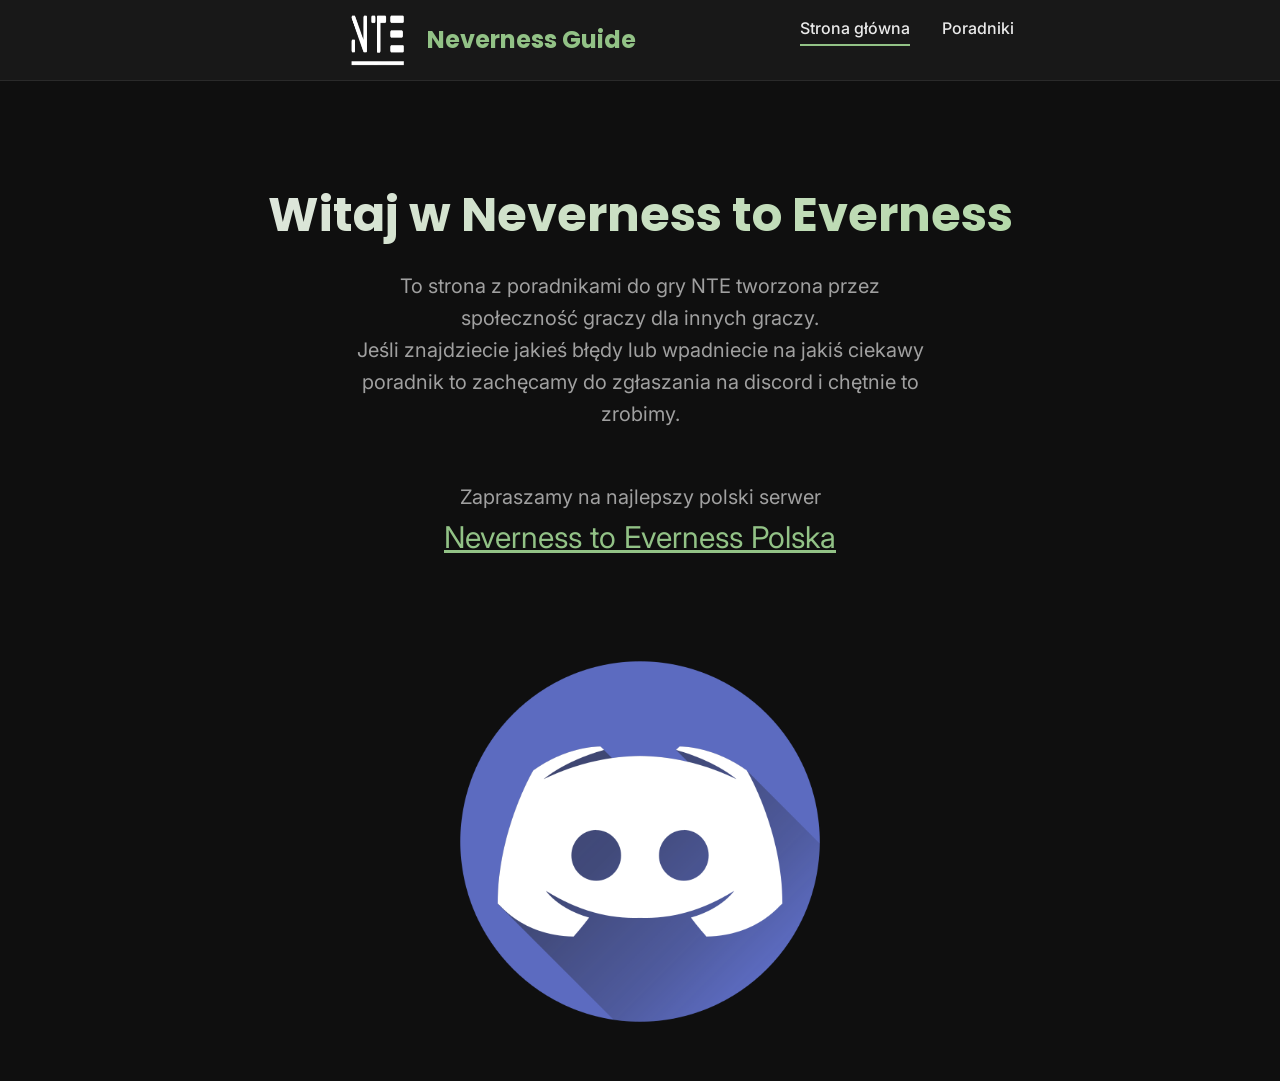
<file: index.html>
<!DOCTYPE html>
<html lang="pl">
<head>
    <meta charset="UTF-8">
    <meta name="viewport" content="width=device-width, initial-scale=1.0">
    <title>Neverness to Everness - Poradniki</title>
    <link rel="preconnect" href="https://fonts.googleapis.com">
    <link rel="preconnect" href="https://fonts.gstatic.com" crossorigin>
    <link href="https://fonts.googleapis.com/css2?family=Inter:wght@400;500;600;700&family=Poppins:wght@600;700&display=swap" rel="stylesheet">
    <link rel="stylesheet" href="style.css">
    <link rel="shortcut icon" href="img/logonte.png">
</head>
<body>




    <!-- Navbar -->
    <nav class="navbar">
        <div></div>
        <div style="display: flex; justify-content: flex-end; padding-right: 10px;">
            <img src="img/logonte.png" alt="logo" style="width: 60px; height: 60px; margin: 10px 10px 10px 10px;" >
        </div>
        
        <div style="display: flex; justify-content: flex-start;">
            <a href="index.html" class="logo">
                Neverness Guide
            </a>
        </div>
        <div class="navbar-container">
            <button class="menu-toggle" onclick="toggleMenu()">☰</button>
            <ul class="nav-links" id="navLinks">
                <li><a href="index.html" class="active">Strona główna</a></li>
                <li><a href="poradniki.html">Poradniki</a></li>
            </ul>
        </div>
    </nav>







    <!-- Home Page -->
    <div id="homePage">
        <div class="container">
            <!-- Hero -->
            <section class="hero">
                <h1>Witaj w Neverness to Everness</h1>
                <p>To strona z poradnikami do gry NTE tworzona przez społeczność graczy dla innych graczy.</p>
                <p>Jeśli znajdziecie jakieś błędy lub wpadniecie na jakiś ciekawy poradnik to zachęcamy do zgłaszania na discord i chętnie to zrobimy.</p><br><br>
                <p>Zapraszamy na najlepszy polski serwer</p>
                <a href="https://discord.com/invite/ntepl" target="_blank" class="discord">Neverness to Everness Polska</a>
            </section>
            <div style="display: grid; grid-template-columns: 1fr 8fr 1fr;  text-align: center">
                <div></div>
                <div><img src="img/discord.png" alt="dc" style="width: 40%;"></div>
                <div></div>
            </div>
            
            
            
        </div>
    </div>

    







    <script src="script.js"></script>
</body>
</html>
</file>
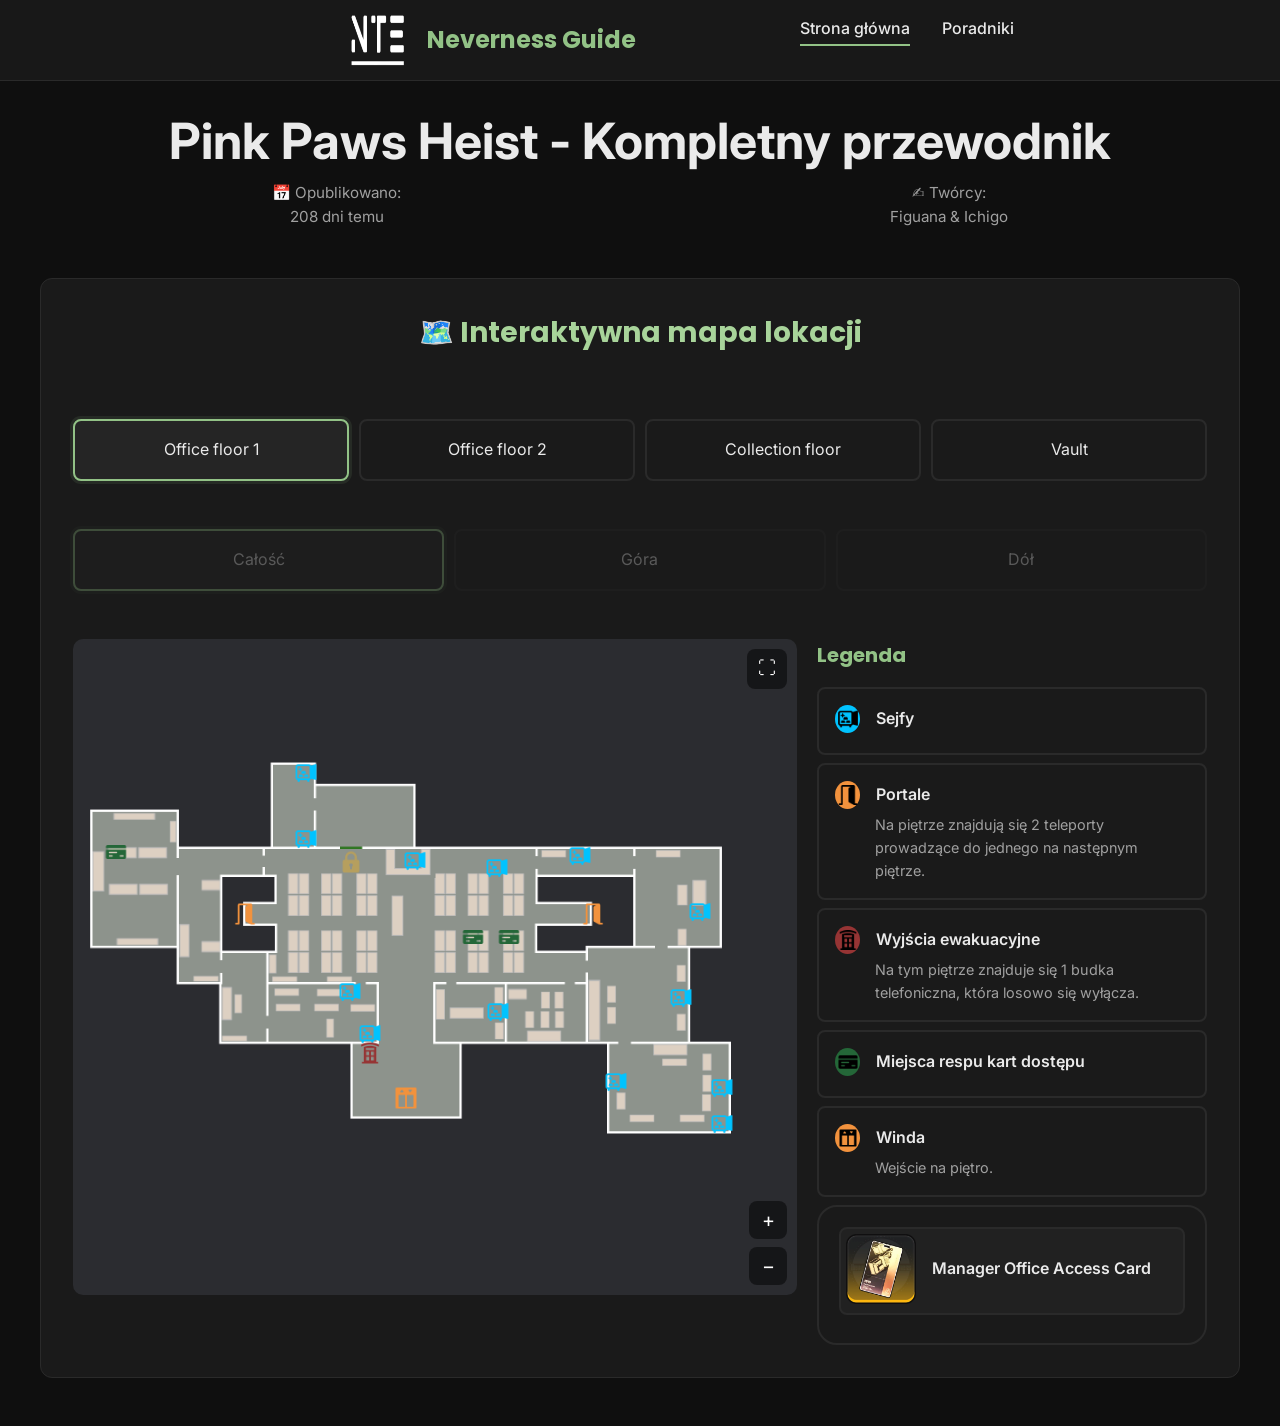
<file: napad1.html>
<!DOCTYPE html>
<html lang="pl">
<head>
    <meta charset="UTF-8">
    <meta name="viewport" content="width=device-width, initial-scale=1.0">
    <title>Neverness to Everness - Poradniki</title>
    <link rel="preconnect" href="https://fonts.googleapis.com">
    <link rel="preconnect" href="https://fonts.gstatic.com" crossorigin>
    <link href="https://fonts.googleapis.com/css2?family=Inter:wght@400;500;600;700&family=Poppins:wght@600;700&display=swap" rel="stylesheet">
    <link rel="stylesheet" href="style.css">
    <link rel="shortcut icon" href="img/logonte.png">
</head>
<body>
    <!-- Navbar -->
    <nav class="navbar">
        <div></div>
        <div style="display: flex; justify-content: flex-end; padding-right: 10px;">
            <img src="img/logonte.png" alt="logo" style="width: 60px; height: 60px; margin: 10px 10px 10px 10px;" >
        </div>
        
        <div style="display: flex; justify-content: flex-start;">
            <a href="index.html" class="logo">
                Neverness Guide
            </a>
        </div>
        <div class="navbar-container">
            <button class="menu-toggle" onclick="toggleMenu()">☰</button>
            <ul class="nav-links" id="navLinks">
                <li><a href="index.html" class="active">Strona główna</a></li>
                <li><a href="poradniki.html">Poradniki</a></li>
            </ul>
        </div>
    </nav>

    <!-- Heist Guide Page with Interactive Map -->
    <div id="heistGuidePage">
        <div class="container2">
            <article class="article-container">
                <header class="article-header">
                    <p class="napadtyt">Pink Paws Heist - Kompletny przewodnik</p>
                    <div class="article-meta">
                        <span>📅 Opublikowano: <span class="update-date" data-date="2026-05-10"></span></span>
                        <span>✍️ Twórcy:<br> Figuana & Ichigo</span>
                    </div>
                </header>
            </article>
        </div>
    </div>

    <!-- Interactive Map Section -->
    <div class="map-section">
        <div class="map-container">
            <div class="tytul">
                <h2>🗺️ Interaktywna mapa lokacji</h2>
            </div>

            <!-- Ujednolicone klasy pietra -->
            <div class="pietra">
                <div class="pietra-item active" data-view="1">Office floor 1</div>
                <div class="pietra-item" data-view="2">Office floor 2</div>
                <div class="pietra-item" data-view="3">Collection floor</div>
                <div class="pietra-item" data-view="4">Vault</div>
            </div>

            <div class="goradol">
                <div class="goradol-item active" data-view="both">Całość</div>
                <div class="goradol-item" data-view="top">Góra</div>
                <div class="goradol-item" data-view="bottom">Dół</div>
            </div>

            <div class="mapa-box">
                <div class="mapa">
                    <div class="fullscreen-btn" id="fullscreenBtn" role="button">
                        ⛶
                    </div>

                    <div class="zoom-controls">
                        <div id="zoomIn" role="button" aria-label="Przybliż">+</div>
                        <div id="zoomOut" role="button" aria-label="Oddal">−</div>
                    </div>

                    <div class="map-layer">
                        <img src="img/1.png" class="img-1" alt="Piętro 1">
                        <img src="img/2g.png" class="img-2g" alt="Piętro 2 góra">
                        <img src="img/2d.png" class="img-2d" alt="Piętro 2 dół">
                        <img src="img/3g.png" class="img-3g" alt="Piętro 3 góra">
                        <img src="img/3d.png" class="img-3d" alt="Piętro 3 dół">
                        <img src="img/4.png" class="img-4" alt="Skarbiec">


                        <!-- 1 -->
                        <div class="map-marker" data-point="punkt15" data-floor="1" data-level="down" style="top:42%; left:71.8%;--pulse-color: #F2923D;">
                            <div class="map-marker-label">
                                <img src="img/ikony/portal3.png" alt="portal">
                            </div>
                        </div>
                        <div class="map-marker" data-point="punkt15" data-floor="1" data-level="down" style="top:42%; left:23.7%;--pulse-color: #F2923D;">
                            <div class="map-marker-label">
                                <img src="img/ikony/portal3.png" alt="portal">
                            </div>
                        </div>
                        <div class="map-marker" data-point="punkt14" data-floor="1" data-level="down" style="top:30.5%; left:32.2%;--pulse-color: rgb(0, 195, 255);">
                            <div class="map-marker-label">
                                <img src="img/ikony/sejf.png" alt="sejf">
                            </div>
                        </div>
                        <div class="map-marker" data-point="punkt14" data-floor="1" data-level="down" style="top:20.5%; left:32.2%;--pulse-color: rgb(0, 195, 255);">
                            <div class="map-marker-label">
                                <img src="img/ikony/sejf.png" alt="sejf">
                            </div>
                        </div>
                        <div class="map-marker" data-point="punkt14" data-floor="1" data-level="down" style="top:33.9%; left:47.2%;--pulse-color: rgb(0, 195, 255);">
                            <div class="map-marker-label">
                                <img src="img/ikony/sejf.png" alt="sejf">
                            </div>
                        </div>
                        <div class="map-marker" data-point="punkt14" data-floor="1" data-level="down" style="top:35%; left:58.55%;--pulse-color: rgb(0, 195, 255);">
                            <div class="map-marker-label">
                                <img src="img/ikony/sejf.png" alt="sejf">
                            </div>
                        </div>
                        <div class="map-marker" data-point="punkt14" data-floor="1" data-level="down" style="top:33.2%; left:70%;--pulse-color: rgb(0, 195, 255);">
                            <div class="map-marker-label">
                                <img src="img/ikony/sejf.png" alt="sejf">
                            </div>
                        </div>
                        <div class="map-marker" data-point="punkt14" data-floor="1" data-level="down" style="top:41.6%; left:86.6%;--pulse-color: rgb(0, 195, 255);">
                            <div class="map-marker-label">
                                <img src="img/ikony/sejf.png" alt="sejf">
                            </div>
                        </div>
                        <div class="map-marker" data-point="punkt14" data-floor="1" data-level="down" style="top:54.7%; left:84%;--pulse-color: rgb(0, 195, 255);">
                            <div class="map-marker-label">
                                <img src="img/ikony/sejf.png" alt="sejf">
                            </div>
                        </div>
                        <div class="map-marker" data-point="punkt14" data-floor="1" data-level="down" style="top:56.9%; left:58.7%;--pulse-color: rgb(0, 195, 255);">
                            <div class="map-marker-label">
                                <img src="img/ikony/sejf.png" alt="sejf">
                            </div>
                        </div>
                        <div class="map-marker" data-point="punkt14" data-floor="1" data-level="down" style="top:67.5%; left:75%;--pulse-color: rgb(0, 195, 255);">
                            <div class="map-marker-label">
                                <img src="img/ikony/sejf.png" alt="sejf">
                            </div>
                        </div>
                        <div class="map-marker" data-point="punkt14" data-floor="1" data-level="down" style="top:68.5%; left:89.6%;--pulse-color: rgb(0, 195, 255);">
                            <div class="map-marker-label">
                                <img src="img/ikony/sejf.png" alt="sejf">
                            </div>
                        </div>
                        <div class="map-marker" data-point="punkt14" data-floor="1" data-level="down" style="top:74%; left:89.6%;--pulse-color: rgb(0, 195, 255);">
                            <div class="map-marker-label">
                                <img src="img/ikony/sejf.png" alt="sejf">
                            </div>
                        </div>
                        <div class="map-marker" data-point="punkt14" data-floor="1" data-level="down" style="top:60.3%; left:41%;--pulse-color: rgb(0, 195, 255);">
                            <div class="map-marker-label">
                                <img src="img/ikony/sejf.png" alt="sejf">
                            </div>
                        </div>
                        <div class="map-marker" data-point="punkt14" data-floor="1" data-level="down" style="top:53.9%; left:38.3%;--pulse-color: rgb(0, 195, 255);">
                            <div class="map-marker-label">
                                <img src="img/ikony/sejf.png" alt="sejf">
                            </div>
                        </div>
                        <div class="map-marker" data-point="punkt16" data-floor="1" data-level="down" style="top:63.2%; left:41%;--pulse-color: rgb(150, 52, 52);">
                            <div class="map-marker-label">
                                <img src="img/ikony/ewakuacja.png" alt="budka">
                            </div>
                        </div>
                        <div class="map-marker" data-point="punkt17" data-floor="1" data-level="down" style="top:32.5%; left:6%;--pulse-color: rgb(36, 103, 56);">
                            <div class="map-marker-label">
                                <img src="img/ikony/karta.png" alt="karta">
                            </div>
                        </div>
                        <div class="map-marker" data-point="punkt17" data-floor="1" data-level="down" style="top:45.5%; left:55.3%;--pulse-color: rgb(36, 103, 56);">
                            <div class="map-marker-label">
                                <img src="img/ikony/karta.png" alt="karta">
                            </div>
                        </div>
                        <div class="map-marker" data-point="punkt17" data-floor="1" data-level="down" style="top:45.5%; left:60.2%;--pulse-color: rgb(36, 103, 56);">
                            <div class="map-marker-label">
                                <img src="img/ikony/karta.png" alt="karta">
                            </div>
                        </div>
                        <div class="map-marker" data-point="punkt20" data-floor="1" data-level="down" style="top:70%; left:46%;--pulse-color: #F2923D;">
                            <div class="map-marker-label">
                                <img src="img/ikony/winda.png" alt="winda">
                            </div>
                        </div>
                        <div class="map-marker" data-point="punkt42" data-floor="1" data-level="down" style="top:34%; left:38.4%;--pulse-color: #B69F5E ;">
                            <div class="map-marker-label">
                                <img src="img/ikony/klodkaz.png" alt="klodka">
                            </div>
                        </div>
                        <!-- 1 -->
                        <!-- 2 -->
                        
                        <div class="map-marker" data-point="punkt21" data-floor="2" data-level="up" style="top:31%; left:78.7%;--pulse-color: rgb(251, 255, 0);">
                            <div class="map-marker-label">
                                <img src="img/ikony/pajak.png" alt="pajak">
                            </div>
                        </div>
                        <div class="map-marker" data-point="punkt21" data-floor="2" data-level="up" style="top:53%; left:14.2%;--pulse-color: rgb(251, 255, 0);">
                            <div class="map-marker-label">
                                <img src="img/ikony/pajak.png" alt="pajak">
                            </div>
                        </div>
                        <div class="map-marker" data-point="punkt22" data-floor="2" data-level="up" style="top:58.2%; left:4.3%;--pulse-color: #963434;">
                            <div class="map-marker-label">
                                <img src="img/ikony/ewakuacja.png" alt="ewakuacja">
                            </div>
                        </div>
                        <div class="map-marker" data-point="punkt22" data-floor="2" data-level="up" style="top:13%; left:50.5%;--pulse-color: #963434;">
                            <div class="map-marker-label">
                                <img src="img/ikony/ewakuacja.png" alt="ewakuacja">
                            </div>
                        </div>
                        <div class="map-marker" data-point="punkt22" data-floor="2" data-level="up" style="top:33.5%; left:89.7%;--pulse-color: #963434;">
                            <div class="map-marker-label">
                                <img src="img/ikony/ewakuacja.png" alt="ewakuacja">
                            </div>
                        </div>
                        <div class="map-marker" data-point="punkt23" data-floor="2" data-level="up" style="top:58%; left:22%;--pulse-color: #246738;">
                            <div class="map-marker-label">
                                <img src="img/ikony/karta.png" alt="karta">
                            </div>
                        </div>
                        <div class="map-marker" data-point="punkt23" data-floor="2" data-level="up" style="top:24%; left:37%;--pulse-color: #246738;">
                            <div class="map-marker-label">
                                <img src="img/ikony/karta.png" alt="karta">
                            </div>
                        </div>
                        <div class="map-marker" data-point="punkt23" data-floor="2" data-level="up" style="top:21.8%; left:42%;--pulse-color: #246738;">
                            <div class="map-marker-label">
                                <img src="img/ikony/karta.png" alt="karta">
                            </div>
                        </div>
                        <div class="map-marker" data-point="punkt23" data-floor="2" data-level="up" style="top:21.8%; left:52.5%;--pulse-color: #246738;">
                            <div class="map-marker-label">
                                <img src="img/ikony/karta.png" alt="karta">
                            </div>
                        </div>
                        <div class="map-marker" data-point="punkt23" data-floor="2" data-level="up" style="top:38.5%; left:93.3%;--pulse-color: #246738;">
                            <div class="map-marker-label">
                                <img src="img/ikony/karta.png" alt="karta">
                            </div>
                        </div>
                        <div class="map-marker" data-point="punkt23" data-floor="2" data-level="up" style="top:36%; left:93.3%;--pulse-color: #246738;">
                            <div class="map-marker-label">
                                <img src="img/ikony/karta.png" alt="karta">
                            </div>
                        </div>
                        <div class="map-marker" data-point="punkt24" data-floor="2" data-level="up" style="top:49.7%; left:95%;--pulse-color: #00C3FF;">
                            <div class="map-marker-label">
                                <img src="img/ikony/sejf.png" alt="sejf">
                            </div>
                        </div>
                        <div class="map-marker" data-point="punkt24" data-floor="2" data-level="up" style="top:53%; left:95%;--pulse-color: #00C3FF;">
                            <div class="map-marker-label">
                                <img src="img/ikony/sejf.png" alt="sejf">
                            </div>
                        </div>
                        <div class="map-marker" data-point="punkt24" data-floor="2" data-level="up" style="top:28.3%; left:98%;--pulse-color: #00C3FF;">
                            <div class="map-marker-label">
                                <img src="img/ikony/sejf.png" alt="sejf">
                            </div>
                        </div>
                        <div class="map-marker" data-point="punkt24" data-floor="2" data-level="up" style="top:26%; left:80.5%;--pulse-color: #00C3FF;">
                            <div class="map-marker-label">
                                <img src="img/ikony/sejf.png" alt="sejf">
                            </div>
                        </div>
                        <div class="map-marker" data-point="punkt24" data-floor="2" data-level="up" style="top:26%; left:76.9%;--pulse-color: #00C3FF;">
                            <div class="map-marker-label">
                                <img src="img/ikony/sejf.png" alt="sejf">
                            </div>
                        </div>
                        <div class="map-marker" data-point="punkt24" data-floor="2" data-level="up" style="top:5%; left:35%;--pulse-color: #00C3FF;">
                            <div class="map-marker-label">
                                <img src="img/ikony/sejf.png" alt="sejf">
                            </div>
                        </div>
                        <div class="map-marker" data-point="punkt24" data-floor="2" data-level="up" style="top:10%; left:35%;--pulse-color: #00C3FF;">
                            <div class="map-marker-label">
                                <img src="img/ikony/sejf.png" alt="sejf">
                            </div>
                        </div>
                        <div class="map-marker" data-point="punkt24" data-floor="2" data-level="up" style="top:10%; left:38.4%;--pulse-color: #00C3FF;">
                            <div class="map-marker-label">
                                <img src="img/ikony/sejf.png" alt="sejf">
                            </div>
                        </div>
                        <div class="map-marker" data-point="punkt24" data-floor="2" data-level="up" style="top:13%; left:44.5%;--pulse-color: #00C3FF;">
                            <div class="map-marker-label">
                                <img src="img/ikony/sejf.png" alt="sejf">
                            </div>
                        </div>
                        <div class="map-marker" data-point="punkt24" data-floor="2" data-level="up" style="top:37.5%; left:31%;--pulse-color: #00C3FF;">
                            <div class="map-marker-label">
                                <img src="img/ikony/sejf.png" alt="sejf">
                            </div>
                        </div>
                        <div class="map-marker" data-point="punkt24" data-floor="2" data-level="up" style="top:36%; left:24.4%;--pulse-color: #00C3FF;">
                            <div class="map-marker-label">
                                <img src="img/ikony/sejf.png" alt="sejf">
                            </div>
                        </div>
                        <div class="map-marker" data-point="punkt24" data-floor="2" data-level="up" style="top:49%; left:3%;--pulse-color: #00C3FF;">
                            <div class="map-marker-label">
                                <img src="img/ikony/sejf.png" alt="sejf">
                            </div>
                        </div>
                        <div class="map-marker" data-point="punkt24" data-floor="2" data-level="up" style="top:49%; left:7.5%;--pulse-color: #00C3FF;">
                            <div class="map-marker-label">
                                <img src="img/ikony/sejf.png" alt="sejf">
                            </div>
                        </div>
                        <div class="map-marker" data-point="punkt24" data-floor="2" data-level="up" style="top:71.5%; left:3%;--pulse-color: #00C3FF;">
                            <div class="map-marker-label">
                                <img src="img/ikony/sejf.png" alt="sejf">
                            </div>
                        </div>
                        <div class="map-marker" data-point="punkt24" data-floor="2" data-level="up" style="top:66%; left:3.8%;--pulse-color: #00C3FF;">
                            <div class="map-marker-label">
                                <img src="img/ikony/sejf.png" alt="sejf">
                            </div>
                        </div>
                        <div class="map-marker" data-point="punkt24" data-floor="2" data-level="up" style="top:78%; left: 3.8%;--pulse-color: #00C3FF;">
                            <div class="map-marker-label">
                                <img src="img/ikony/sejf.png" alt="sejf">
                            </div>
                        </div>
                        <div class="map-marker" data-point="punkt24" data-floor="2" data-level="up" style="top:78%; left:16%;--pulse-color: #00C3FF;">
                            <div class="map-marker-label">
                                <img src="img/ikony/sejf.png" alt="sejf">
                            </div>
                        </div>
                        <div class="map-marker" data-point="punkt24" data-floor="2" data-level="up" style="top:69.5%; left:23.5%;--pulse-color: #00C3FF;">
                            <div class="map-marker-label">
                                <img src="img/ikony/sejf.png" alt="sejf">
                            </div>
                        </div>
                        <div class="map-marker" data-point="punkt24" data-floor="2" data-level="up" style="top:70%; left:35%;--pulse-color: #00C3FF;">
                            <div class="map-marker-label">
                                <img src="img/ikony/sejf.png" alt="sejf">
                            </div>
                        </div>
                        <div class="map-marker" data-point="punkt24" data-floor="2" data-level="up" style="top:58%; left:87%;--pulse-color: #00C3FF;">
                            <div class="map-marker-label">
                                <img src="img/ikony/sejf.png" alt="sejf">
                            </div>
                        </div>
                        <div class="map-marker" data-point="punkt25" data-floor="2" data-level="up" style="top:5.3%; left:48%;--pulse-color: #F2923D ;">
                            <div class="map-marker-label">
                                <img src="img/ikony/winda.png" alt="winda">
                            </div>
                        </div>
                        <div class="map-marker" data-point="punkt25" data-floor="2" data-level="up" style="top:29%; left:93.4%;--pulse-color: #F2923D ;">
                            <div class="map-marker-label">
                                <img src="img/ikony/winda.png" alt="winda">
                            </div>
                        </div>
                        <div class="map-marker" data-point="punkt26" data-floor="2" data-level="up" style="top:61.7%; left:2.7%;--pulse-color: rgb(132, 0, 255) ;">
                            <div class="map-marker-label">
                                <img src="img/ikony/portal.png" alt="portal">
                            </div>
                        </div>
                        <div class="map-marker" data-point="punkt26" data-floor="2" data-level="up" style="top:52%; left:2.7%;--pulse-color: rgb(132, 0, 255) ;">
                            <div class="map-marker-label">
                                <img src="img/ikony/portal.png" alt="portal">
                            </div>
                        </div>
                        <div class="map-marker" data-point="punkt26" data-floor="2" data-level="up" style="top:37.5%; left:27%;--pulse-color: rgb(132, 0, 255) ;">
                            <div class="map-marker-label">
                                <img src="img/ikony/portal.png" alt="portal">
                            </div>
                        </div>
                        <div class="map-marker" data-point="punkt26" data-floor="2" data-level="up" style="top:37%; left:89.7%;--pulse-color: rgb(132, 0, 255) ;">
                            <div class="map-marker-label">
                                <img src="img/ikony/portal2.png" alt="portal">
                            </div>
                        </div>
                        <div class="map-marker" data-point="punkt26" data-floor="2" data-level="up" style="top:22%; left:78.5%;--pulse-color: rgb(132, 0, 255) ;">
                            <div class="map-marker-label">
                                <img src="img/ikony/portal2.png" alt="portal">
                            </div>
                        </div>
                        <div class="map-marker" data-point="punkt26" data-floor="2" data-level="up" style="top:37.5%; left:67.8%;--pulse-color: rgb(132, 0, 255) ;">
                            <div class="map-marker-label">
                                <img src="img/ikony/portal2.png" alt="portal">
                            </div>
                        </div>
                        <div class="map-marker" data-point="punkt26" data-floor="2" data-level="down" style="top:74.2%; left:48.7%;--pulse-color: #F2923D ;">
                            <div class="map-marker-label">
                                <img src="img/ikony/portal3.png" alt="portal">
                            </div>
                        </div>
                        <div class="map-marker" data-point="punkt24" data-floor="2" data-level="down" style="top:59%; left:31.5%;--pulse-color: #00C3FF;">
                            <div class="map-marker-label">
                                <img src="img/ikony/sejf.png" alt="sejf">
                            </div>
                        </div>
                        <div class="map-marker" data-point="punkt24" data-floor="2" data-level="down" style="top:65%; left:31.5%;--pulse-color: #00C3FF;">
                            <div class="map-marker-label">
                                <img src="img/ikony/sejf.png" alt="sejf">
                            </div>
                        </div>
                        <div class="map-marker" data-point="punkt24" data-floor="2" data-level="down" style="top:59%; left:31.5%;--pulse-color: #00C3FF;">
                            <div class="map-marker-label">
                                <img src="img/ikony/sejf.png" alt="sejf">
                            </div>
                        </div>
                        <div class="map-marker" data-point="punkt24" data-floor="2" data-level="down" style="top:59%; left:66.5%;--pulse-color: #00C3FF;">
                            <div class="map-marker-label">
                                <img src="img/ikony/sejf.png" alt="sejf">
                            </div>
                        </div>
                        <div class="map-marker" data-point="punkt24" data-floor="2" data-level="down" style="top:65%; left:66.5%;--pulse-color: #00C3FF;">
                            <div class="map-marker-label">
                                <img src="img/ikony/sejf.png" alt="sejf">
                            </div>
                        </div>
                        <div class="map-marker" data-point="punkt24" data-floor="2" data-level="down" style="top:50.8%; left:31.5%;--pulse-color: #00C3FF;">
                            <div class="map-marker-label">
                                <img src="img/ikony/sejf.png" alt="sejf">
                            </div>
                        </div>
                        <div class="map-marker" data-point="punkt24" data-floor="2" data-level="down" style="top:54%; left:29%;--pulse-color: #00C3FF;">
                            <div class="map-marker-label">
                                <img src="img/ikony/sejf.png" alt="sejf">
                            </div>
                        </div>
                        <div class="map-marker" data-point="punkt43" data-floor="2" data-level="up" style="top:50.2%; left:89.8%;--pulse-color: #D930C5;">
                            <div class="map-marker-label">
                                <img src="img/ikony/klodkaf.png" alt="klodka">
                            </div>
                        </div>
                        <div class="map-marker" data-point="punkt44" data-floor="2" data-level="up" style="top:68%; left:8.2%;--pulse-color: #78C8F5;">
                            <div class="map-marker-label">
                                <img src="img/ikony/klodkan.png" alt="klodka">
                            </div>
                        </div>

                        <!-- 2 -->



                        <!-- 3 -->
                        <div class="map-marker" data-point="punkt3" data-floor="3" data-level="up" style="top:32%; left:39%;--pulse-color: #000000;">
                            <div class="map-marker-label">
                                <img src="img/ikony/straznik.png" alt="straznik">
                            </div>
                        </div>
                        <div class="map-marker" data-point="punkt3" data-floor="3" data-level="up" style="top:32%; left:45.3%;--pulse-color: #000000;">
                            <div class="map-marker-label">
                                <img src="img/ikony/straznik.png" alt="straznik">
                            </div>
                        </div>
                        <div class="map-marker" data-point="punkt3" data-floor="3" data-level="up" style="top:39%; left:39%;--pulse-color: #000000;">
                            <div class="map-marker-label">
                                <img src="img/ikony/straznik.png" alt="straznik">
                            </div>
                        </div>
                        <div class="map-marker" data-point="punkt3" data-floor="3" data-level="up" style="top:39%; left:45.3%;--pulse-color: #000000;">
                            <div class="map-marker-label">
                                <img src="img/ikony/straznik.png" alt="straznik">
                            </div>
                        </div>
                        <div class="map-marker" data-point="punkt3" data-floor="3" data-level="up" style="top:32.5%; left:68.5%;--pulse-color: #000000;">
                            <div class="map-marker-label">
                                <img src="img/ikony/straznik.png" alt="straznik">
                            </div>
                        </div>
                        <div class="map-marker" data-point="punkt3" data-floor="3" data-level="up" style="top:17%; left:58.5%;--pulse-color: #000000;">
                            <div class="map-marker-label">
                                <img src="img/ikony/straznik.png" alt="straznik">
                            </div>
                        </div>
                        <div class="map-marker" data-point="punkt3" data-floor="3" data-level="up" style="top:17%; left:25.6%;--pulse-color: #000000;">
                            <div class="map-marker-label">
                                <img src="img/ikony/straznik.png" alt="straznik">
                            </div>
                        </div>
                        <div class="map-marker" data-point="punkt3" data-floor="3" data-level="up" style="top:11.5%; left:22.5%;--pulse-color: #000000;">
                            <div class="map-marker-label">
                                <img src="img/ikony/straznik.png" alt="straznik">
                            </div>
                        </div>
                        <div class="map-marker" data-point="punkt3" data-floor="3" data-level="up" style="top:59%; left:30.5%;--pulse-color: #000000;">
                            <div class="map-marker-label">
                                <img src="img/ikony/straznik.png" alt="straznik">
                            </div>
                        </div>
                        <div class="map-marker" data-point="punkt3" data-floor="3" data-level="up" style="top:65.5%; left:30.5%;--pulse-color: #000000;">
                            <div class="map-marker-label">
                                <img src="img/ikony/straznik.png" alt="straznik">
                            </div>
                        </div>
                        <div class="map-marker" data-point="punkt3" data-floor="3" data-level="up" style="top:59%; left:53%;--pulse-color: #000000;">
                            <div class="map-marker-label">
                                <img src="img/ikony/straznik.png" alt="straznik">
                            </div>
                        </div>
                        <div class="map-marker" data-point="punkt3" data-floor="3" data-level="up" style="top:65.5%; left:53%;--pulse-color: #000000;">
                            <div class="map-marker-label">
                                <img src="img/ikony/straznik.png" alt="straznik">
                            </div>
                        </div>
                        <div class="map-marker" data-point="punkt3" data-floor="3" data-level="down" style="top:54.6%; left:20%;--pulse-color: #000000;">
                            <div class="map-marker-label">
                                <img src="img/ikony/straznik.png" alt="straznik">
                            </div>
                        </div>
                        <div class="map-marker" data-point="punkt3" data-floor="3" data-level="down" style="top:54.6%; left:13%;--pulse-color: #000000;">
                            <div class="map-marker-label">
                                <img src="img/ikony/straznik.png" alt="straznik">
                            </div>
                        </div>
                        <div class="map-marker" data-point="punkt3" data-floor="3" data-level="down" style="top:86.5%; left:39%;--pulse-color: #000000;">
                            <div class="map-marker-label">
                                <img src="img/ikony/straznik.png" alt="straznik">
                            </div>
                        </div>
                        <div class="map-marker" data-point="punkt3" data-floor="3" data-level="down" style="top:86.5%; left:45%;--pulse-color: #000000;">
                            <div class="map-marker-label">
                                <img src="img/ikony/straznik.png" alt="straznik">
                            </div>
                        </div>
                        <div class="map-marker" data-point="punkt4" data-floor="3" data-level="up" style="top:11.5%; left:58.5%;--pulse-color: rgb(150, 52, 52);">
                            <div class="map-marker-label">
                                <img src="img/ikony/ewakuacja.png" alt="budka">
                            </div>
                        </div>
                        <div class="map-marker" data-point="punkt4" data-floor="3" data-level="up" style="top:33.5%; left:78%;--pulse-color: rgb(150, 52, 52);">
                            <div class="map-marker-label">
                                <img src="img/ikony/ewakuacja.png" alt="budka">
                            </div>
                        </div>
                        <div class="map-marker" data-point="punkt4" data-floor="3" data-level="down" style="top:31%; left:25%;--pulse-color: rgb(150, 52, 52);">
                            <div class="map-marker-label">
                                <img src="img/ikony/ewakuacja.png" alt="budka">
                            </div>
                        </div>
                        <div class="map-marker" data-point="punkt4" data-floor="3" data-level="down" style="top:62.2%; left:30.5%;--pulse-color: rgb(150, 52, 52);">
                            <div class="map-marker-label">
                                <img src="img/ikony/ewakuacja.png" alt="budka">
                            </div>
                        </div>
                        <div class="map-marker" data-point="punkt11" data-floor="3" data-level="down" style="top:55%; left:49.1%;--pulse-color: rgb(36, 103, 56);">
                            <div class="map-marker-label">
                                <img src="img/ikony/karta.png" alt="karta">
                            </div>
                        </div>
                        <div class="map-marker" data-point="punkt11" data-floor="3" data-level="down" style="top:65%; left:34.7%;--pulse-color: rgb(36, 103, 56);">
                            <div class="map-marker-label">
                                <img src="img/ikony/karta.png" alt="karta">
                            </div>
                        </div>
                        <div class="map-marker" data-point="punkt11" data-floor="3" data-level="down" style="top:65.3%; left:20%;--pulse-color: rgb(36, 103, 56);">
                            <div class="map-marker-label">
                                <img src="img/ikony/karta.png" alt="karta">
                            </div>
                        </div>
                        <div class="map-marker" data-point="punkt11" data-floor="3" data-level="down" style="top:58.1%; left:12.2%;--pulse-color: rgb(36, 103, 56);">
                            <div class="map-marker-label">
                                <img src="img/ikony/karta.png" alt="karta">
                            </div>
                        </div>
                        <div class="map-marker" data-point="punkt11" data-floor="3" data-level="down" style="top:41.8%; left:11.8%;--pulse-color: rgb(36, 103, 56);">
                            <div class="map-marker-label">
                                <img src="img/ikony/karta.png" alt="karta">
                            </div>
                        </div>
                        <div class="map-marker" data-point="punkt11" data-floor="3" data-level="down" style="top:78%; left:61.3%;--pulse-color: rgb(36, 103, 56);">
                            <div class="map-marker-label">
                                <img src="img/ikony/karta.png" alt="karta">
                            </div>
                        </div>
                        <div class="map-marker" data-point="punkt11" data-floor="3" data-level="down" style="top:42.8%; left:62.5%;--pulse-color: rgb(36, 103, 56);">
                            <div class="map-marker-label">
                                <img src="img/ikony/karta.png" alt="karta">
                            </div>
                        </div>
                        <div class="map-marker" data-point="punkt12" data-floor="3" data-level="down" style="top:76%; left:60.5%;--pulse-color: rgb(0, 195, 255);">
                            <div class="map-marker-label">
                                <img src="img/ikony/sejf.png" alt="sejf">
                            </div>
                        </div>
                        <div class="map-marker" data-point="punkt12" data-floor="3" data-level="down" style="top:41%; left:69.18%;--pulse-color: rgb(0, 195, 255);">
                            <div class="map-marker-label">
                                <img src="img/ikony/sejf.png" alt="sejf">
                            </div>
                        </div>
                        <div class="map-marker" data-point="punkt12" data-floor="3" data-level="down" style="top:65%; left:47%;--pulse-color: rgb(0, 195, 255);">
                            <div class="map-marker-label">
                                <img src="img/ikony/sejf.png" alt="sejf">
                            </div>
                        </div>
                        <div class="map-marker" data-point="punkt12" data-floor="3" data-level="down" style="top:65%; left:37%;--pulse-color: rgb(0, 195, 255);">
                            <div class="map-marker-label">
                                <img src="img/ikony/sejf.png" alt="sejf">
                            </div>
                        </div>
                        <div class="map-marker" data-point="punkt12" data-floor="3" data-level="down" style="top:34%; left:33%;--pulse-color: rgb(0, 195, 255);">
                            <div class="map-marker-label">
                                <img src="img/ikony/sejf.png" alt="sejf">
                            </div>
                        </div>
                        <div class="map-marker" data-point="punkt12" data-floor="3" data-level="down" style="top:35.4%; left:14.2%;--pulse-color: rgb(0, 195, 255);">
                            <div class="map-marker-label">
                                <img src="img/ikony/sejf.png" alt="sejf">
                            </div>
                        </div>
                        <div class="map-marker" data-point="punkt13" data-floor="3" data-level="down" style="top:38%; left:1%;--pulse-color: rgb(132, 0, 255);">
                            <div class="map-marker-label">
                                <img src="img/ikony/portal.png" alt="portal">
                            </div>
                        </div>
                        <div class="map-marker" data-point="punkt13" data-floor="3" data-level="down" style="top:48%; left:83.5%;--pulse-color: rgb(132, 0, 255);">
                            <div class="map-marker-label">
                                <img src="img/ikony/portal.png" alt="portal">
                            </div>
                        </div>
                        <div class="map-marker" data-point="punkt13" data-floor="3" data-level="up" style="top:23%; left:75.2%;--pulse-color: rgb(132, 0, 255);">
                            <div class="map-marker-label">
                                <img src="img/ikony/portal2.png" alt="portal">
                            </div>
                        </div>
                        <div class="map-marker" data-point="punkt13" data-floor="3" data-level="down" style="top:65.3%; left:92.8%;--pulse-color: rgb(132, 0, 255);">
                            <div class="map-marker-label">
                                <img src="img/ikony/portal2.png" alt="portal">
                            </div>
                        </div>
                        <div class="map-marker" data-point="punkt11" data-floor="3" data-level="up" style="top:13.2%; left:67%;--pulse-color: rgb(36, 103, 56);">
                            <div class="map-marker-label">
                                <img src="img/ikony/karta.png" alt="karta">
                            </div>
                        </div>
                        <div class="map-marker" data-point="punkt11" data-floor="3" data-level="up" style="top:25.5%; left:12.9%;--pulse-color: rgb(36, 103, 56);">
                            <div class="map-marker-label">
                                <img src="img/ikony/karta.png" alt="karta">
                            </div>
                        </div>
                        <div class="map-marker" data-point="punkt11" data-floor="3" data-level="up" style="top:32.6%; left:22%;--pulse-color: rgb(36, 103, 56);">
                            <div class="map-marker-label">
                                <img src="img/ikony/karta.png" alt="karta">
                            </div>
                        </div>
                        <div class="map-marker" data-point="punkt18" data-floor="3" data-level="up" style="top:35.5%; left:42.1%;--pulse-color: rgb(234, 255, 0);">
                            <div class="map-marker-label">
                                <img src="img/ikony/kostka.png" alt="kostka">
                            </div>
                        </div>
                        <div class="map-marker" data-point="punkt19" data-floor="3" data-level="down" style="top:92.5%; left:42.1%;--pulse-color: #F2923D;">
                            <div class="map-marker-label">
                                <img src="img/ikony/winda.png" alt="winda">
                            </div>
                        </div>
                        <div class="map-marker" data-point="punkt19" data-floor="3" data-level="down" style="top:44.3%; left:6.1%;--pulse-color: #F2923D;">
                            <div class="map-marker-label">
                                <img src="img/ikony/winda.png" alt="winda">
                            </div>
                        </div>
                        <div class="map-marker" data-point="punkt19" data-floor="3" data-level="up" style="top:7.5%; left:42.1%;--pulse-color: #F2923D;">
                            <div class="map-marker-label">
                                <img src="img/ikony/winda.png" alt="winda">
                            </div>
                        </div>
                        <div class="map-marker" data-point="punkt25" data-floor="3" data-level="up" style="top:12.5%; left:72%;--pulse-color: #B69F5E;">
                            <div class="map-marker-label">
                                <img src="img/ikony/klodkaz.png" alt="klodka">
                            </div>
                        </div>
                        <div class="map-marker" data-point="punkt26" data-floor="3" data-level="down" style="top:61%; left:92.9%;--pulse-color: #B69F5E;">
                            <div class="map-marker-label">
                                <img src="img/ikony/klodkaz.png" alt="klodka">
                            </div>
                        </div>
                        <div class="map-marker" data-point="punkt27" data-floor="3" data-level="down" style="top:51.5%; left:90.5%;--pulse-color: #D930C5;">
                            <div class="map-marker-label">
                                <img src="img/ikony/klodkaf.png" alt="klodka">
                            </div>
                        </div>
                        <div class="map-marker" data-point="punkt28" data-floor="3" data-level="up" style="top:61.2%; left:27.3%;--pulse-color: #D930C5;">
                            <div class="map-marker-label">
                                <img src="img/ikony/klodkaf.png" alt="klodka">
                            </div>
                        </div>
                        <div class="map-marker" data-point="punkt29" data-floor="3" data-level="down" style="top:39.5%; left:6.3%;--pulse-color: #78C8F5;">
                            <div class="map-marker-label">
                                <img src="img/ikony/klodkan.png" alt="klodka">
                            </div>
                        </div>
                        <div class="map-marker" data-point="punkt30" data-floor="3" data-level="down" style="top:34%; left:9%;--pulse-color: #78C8F5;">
                            <div class="map-marker-label">
                                <img src="img/ikony/klodkan.png" alt="klodka">
                            </div>
                        </div>
                        <!-- 3 -->


                        

                        <!-- 4 -->
                        <div class="map-marker" data-point="punkt5" data-floor="4" data-level="down" style="top:25.5%; left:82.5%;--pulse-color: rgb(150, 52, 52);">
                            <div class="map-marker-label">
                                <img src="img/ikony/ewakuacja.png" alt="budka">
                            </div>
                        </div>
                        <div class="map-marker" data-point="punkt5" data-floor="4" data-level="down" style="top:5%; left:48.5%;--pulse-color: rgb(150, 52, 52);">
                            <div class="map-marker-label">
                                <img src="img/ikony/ewakuacja.png" alt="budka">
                            </div>
                        </div>
                        <div class="map-marker" data-point="punkt5" data-floor="4" data-level="down" style="top:74%; left:57%;--pulse-color: rgb(150, 52, 52);">
                            <div class="map-marker-label">
                                <img src="img/ikony/ewakuacja.png" alt="budka">
                            </div>
                        </div>
                        <div class="map-marker" data-point="punkt6" data-floor="4" data-level="down" style="top:14%; left:48.5%;--pulse-color: rgb(251, 255, 0);">
                            <div class="map-marker-label">
                                <img src="img/ikony/boss.png" alt="boss">
                            </div>
                        </div>
                        <div class="map-marker" data-point="punkt7" data-floor="4" data-level="down" style="top:83.5%; left:34.3%;--pulse-color: rgb(0, 195, 255);">
                            <div class="map-marker-label">
                                <img src="img/ikony/sejf.png" alt="sejf">
                            </div>
                        </div>
                        <div class="map-marker" data-point="punkt7" data-floor="4" data-level="down" style="top:83.5%; left:31.3%;--pulse-color: rgb(0, 195, 255);">
                            <div class="map-marker-label">
                                <img src="img/ikony/sejf.png" alt="sejf">
                            </div>
                        </div>
                        <div class="map-marker" data-point="punkt7" data-floor="4" data-level="down" style="top:83.5%; left:62.2%;--pulse-color: rgb(0, 195, 255);">
                            <div class="map-marker-label">
                                <img src="img/ikony/sejf.png" alt="sejf">
                            </div>
                        </div>
                        <div class="map-marker" data-point="punkt7" data-floor="4" data-level="down" style="top:83.5%; left:65.2%;--pulse-color: rgb(0, 195, 255);">
                            <div class="map-marker-label">
                                <img src="img/ikony/sejf.png" alt="sejf">
                            </div>
                        </div>
                        <div class="map-marker" data-point="punkt7" data-floor="4" data-level="down" style="top:71.4%; left:31.5%;--pulse-color: rgb(0, 195, 255);">
                            <div class="map-marker-label">
                                <img src="img/ikony/sejf.png" alt="sejf">
                            </div>
                        </div>
                        <div class="map-marker" data-point="punkt7" data-floor="4" data-level="down" style="top:71.4%; left:33.4%;--pulse-color: rgb(0, 195, 255);">
                            <div class="map-marker-label">
                                <img src="img/ikony/sejf.png" alt="sejf">
                            </div>
                        </div>
                        <div class="map-marker" data-point="punkt7" data-floor="4" data-level="down" style="top:69.4%; left:31.5%;--pulse-color: rgb(0, 195, 255);">
                            <div class="map-marker-label">
                                <img src="img/ikony/sejf.png" alt="sejf">
                            </div>
                        </div>
                        <div class="map-marker" data-point="punkt7" data-floor="4" data-level="down" style="top:71.4%; left:59%;--pulse-color: rgb(0, 195, 255);">
                            <div class="map-marker-label">
                                <img src="img/ikony/sejf.png" alt="sejf">
                            </div>
                        </div>
                        <div class="map-marker" data-point="punkt7" data-floor="4" data-level="down" style="top:64.5%; left:59%;--pulse-color: rgb(0, 195, 255);">
                            <div class="map-marker-label">
                                <img src="img/ikony/sejf.png" alt="sejf">
                            </div>
                        </div>
                        <div class="map-marker" data-point="punkt7" data-floor="4" data-level="down" style="top:69.5%; left:64.9%;--pulse-color: rgb(0, 195, 255);">
                            <div class="map-marker-label">
                                <img src="img/ikony/sejf.png" alt="sejf">
                            </div>
                        </div>
                        <div class="map-marker" data-point="punkt7" data-floor="4" data-level="down" style="top:63%; left:64.9%;--pulse-color: rgb(0, 195, 255);">
                            <div class="map-marker-label">
                                <img src="img/ikony/sejf.png" alt="sejf">
                            </div>
                        </div>
                        <div class="map-marker" data-point="punkt7" data-floor="4" data-level="down" style="top:60.8%; left:55%;--pulse-color: rgb(0, 195, 255);">
                            <div class="map-marker-label">
                                <img src="img/ikony/sejf.png" alt="sejf">
                            </div>
                        </div>
                        <div class="map-marker" data-point="punkt7" data-floor="4" data-level="down" style="top:58%; left:74.5%;--pulse-color: rgb(0, 195, 255);">
                            <div class="map-marker-label">
                                <img src="img/ikony/sejf.png" alt="sejf">
                            </div>
                        </div>
                        <div class="map-marker" data-point="punkt8" data-floor="4" data-level="down" style="top:81%; left:53%;--pulse-color: rgb(36, 103, 56);">
                            <div class="map-marker-label">
                                <img src="img/ikony/karta.png" alt="karta">
                            </div>
                        </div>
                        <div class="map-marker" data-point="punkt8" data-floor="4" data-level="down" style="top:81%; left:43.3%;--pulse-color: rgb(36, 103, 56);">
                            <div class="map-marker-label">
                                <img src="img/ikony/karta.png" alt="karta">
                            </div>
                        </div>
                        <div class="map-marker" data-point="punkt37" data-floor="4" data-level="down" style="top:45.1%; left:46%;--pulse-color: rgb(255, 204, 0);">
                            <div class="map-marker-label">
                                <img src="img/ikony/klodkaz.png" alt="klodka">
                            </div>
                        </div>
                        <div class="map-marker" data-point="punkt38" data-floor="4" data-level="down" style="top:45.1%; left:50.5%;--pulse-color: rgb(255, 204, 0);">
                            <div class="map-marker-label">
                                <img src="img/ikony/klodkaz.png" alt="klodka">
                            </div>
                        </div>
                        <div class="map-marker" data-point="punkt39" data-floor="4" data-level="down" style="top:71.7%; left:22.3%;--pulse-color: rgb(255, 204, 0);">
                            <div class="map-marker-label">
                                <img src="img/ikony/klodkaz.png" alt="klodka">
                            </div>
                        </div>
                        <div class="map-marker" data-point="punkt40" data-floor="4" data-level="down" style="top:71.7%; left:74%;--pulse-color: rgb(255, 204, 0);">
                            <div class="map-marker-label">
                                <img src="img/ikony/klodkaz.png" alt="klodka">
                            </div>
                        </div>
                        <div class="map-marker" data-point="punkt31" data-floor="4" data-level="down" style="top:69.1%; left:46%;;--pulse-color: rgb(255, 0, 200);">
                            <div class="map-marker-label">
                                <img src="img/ikony/klodkaf.png" alt="klodka">
                            </div>
                        </div>
                        <div class="map-marker" data-point="punkt33" data-floor="4" data-level="down" style="top:62.7%; left:46%;--pulse-color: rgb(255, 204, 0);">
                            <div class="map-marker-label">
                                <img src="img/ikony/klodkaz.png" alt="klodka">
                            </div>
                        </div>
                        <div class="map-marker" data-point="punkt35" data-floor="4" data-level="down" style="top:51.9%; left:46%;--pulse-color: rgb(255, 204, 0);">
                            <div class="map-marker-label">
                                <img src="img/ikony/klodkaz.png" alt="klodka">
                            </div>
                        </div>
                        <div class="map-marker" data-point="punkt32" data-floor="4" data-level="down" style="top:69.1%; left:50.5%;;--pulse-color: rgb(255, 0, 200);">
                            <div class="map-marker-label">
                                <img src="img/ikony/klodkaf.png" alt="klodka">
                            </div>
                        </div>
                        <div class="map-marker" data-point="punkt34" data-floor="4" data-level="down" style="top:62.7%; left:50.5%;--pulse-color: rgb(255, 204, 0);">
                            <div class="map-marker-label">
                                <img src="img/ikony/klodkaz.png" alt="klodka">
                            </div>
                        </div>
                        <div class="map-marker" data-point="punkt36" data-floor="4" data-level="down" style="top:51.9%; left:50.5%;--pulse-color: rgb(255, 204, 0);">
                            <div class="map-marker-label">
                                <img src="img/ikony/klodkaz.png" alt="klodka">
                            </div>
                        </div>
                        <div class="map-marker" data-point="punkt41" data-floor="4" data-level="down" style="top: 40.6%; left:48.2%;--pulse-color: rgb(255, 204, 0);">
                            <div class="map-marker-label">
                                <img src="img/ikony/klodkaz.png" alt="klodka">
                            </div>
                        </div>
                        <!-- 4 -->

                    </div>
                </div>

                <div class="legend">
                    <h3>Legenda</h3>
                    <!-- 1 -->
                    <div class="legend-item" data-target="punkt14" data-floor="1" style="--color-accent: rgb(0, 195, 255)">
                        <div class="legend-item-header">
                            <div class="legend-number" style="background: rgb(0, 195, 255);--legend-color: rgb(0, 195, 255);">
                                <div class="legend-marker-label2">
                                    <img src="img/ikony/sejfc.png" alt="sejf">
                                </div>
                            </div>
                            <div class="legend-title">Sejfy</div>
                        </div>
                    </div>

                    <div class="legend-item" data-target="punkt15" data-floor="1" style="--color-accent: #F2923D">
                        <div class="legend-item-header">
                            <div class="legend-number" style="background: #F2923D;--legend-color: #F2923D;">
                                <div class="legend-marker-label2">
                                    <img src="img/ikony/portalc.png" alt="portal">
                                </div>
                            </div>
                            <div class="legend-title">Portale</div>
                        </div>
                        <div class="legend-description">Na piętrze znajdują się 2 teleporty prowadzące do jednego na następnym piętrze.<br></div>
                    </div>

                    <div class="legend-item" data-target="punkt16" data-floor="1" style="--color-accent: rgb(150, 52, 52)">
                        <div class="legend-item-header">
                            <div class="legend-number" style="background: rgb(150, 52, 52);--legend-color: rgb(150, 52, 52);">
                                <div class="legend-marker-label2">
                                    <img src="img/ikony/ewakuacjac.png" alt="budka">
                                </div>
                            </div>
                            <div class="legend-title">Wyjścia ewakuacyjne</div>
                        </div>
                        <div class="legend-description">Na tym piętrze znajduje się 1 budka telefoniczna, która losowo się wyłącza.</div>
                    </div>

                    <div class="legend-item" data-target="punkt17" data-floor="1" style="--color-accent: rgb(36, 103, 56)">
                        <div class="legend-item-header">
                            <div class="legend-number" style="background: rgb(36, 103, 56);--legend-color: rgb(36, 103, 56);">
                                <div class="legend-marker-label2">
                                    <img src="img/ikony/kartac.png" alt="karta">
                                </div>
                            </div>
                            <div class="legend-title">Miejsca respu kart dostępu</div>
                        </div>
                    </div>

                    <div class="legend-item" data-target="punkt20" data-floor="1" style="--color-accent: #F2923D">
                        <div class="legend-item-header">
                            <div class="legend-number" style="background: #F2923D;--legend-color: #F2923D;">
                                <div class="legend-marker-label4" style>
                                    <img src="img/ikony/windac.png" alt="winda">
                                </div>
                            </div>
                            <div class="legend-title">Winda</div>
                        </div>
                        <div class="legend-description">Wejście na piętro.</div>
                    </div>

                     <div class="legend-group2" data-floor="1">

                        <div class="legend-item" data-target="punkt42" data-floor="1" style="--color-accent: #B69F5E ; padding: 5px; background: #212121;">
                            <div class="legend-item-header">
                                <div class="legend-icon2">
                                    <img src="img/kartypp/managero.png" alt="karta">
                                </div>
                                <div class="legend-title">Manager Office Access Card</div>
                            </div>
                        </div>
                    </div>

                    <!-- 1 -->
                     
                    
















                    <!-- 2 -->

                    <div class="legend-item" data-target="punkt21" data-floor="2" style="--color-accent: rgb(251, 255, 0)">
                        <div class="legend-item-header">
                            <div class="legend-number" style="background: rgb(251, 255, 0);--legend-color: rgb(251, 255, 0);">
                                <div class="legend-marker-label2">
                                    <img src="img/ikony/pajakc.png" alt="pajak">
                                </div>
                            </div>
                            <div class="legend-title">Boss pająk</div>
                        </div>
                        <div class="legend-description">Może sie pojawić w jednej z dwóch zaznaczonych lokalizacji albo wcale.</div>
                    </div>
                    
                    <div class="legend-item" data-target="punkt22" data-floor="2" style="--color-accent: rgb(150, 52, 52)">
                        <div class="legend-item-header">
                            <div class="legend-number" style="background: rgb(150, 52, 52);--legend-color: rgb(150, 52, 52);">
                                <div class="legend-marker-label2">
                                    <img src="img/ikony/ewakuacjac.png" alt="budka">
                                </div>
                            </div>
                            <div class="legend-title">Wyjścia ewakuacyjne</div>
                        </div>
                        <div class="legend-description">Na tym piętrze znajdują się 3 budki telefoniczne, które losowo się wyłączają.</div>
                    </div>

                    <div class="legend-item" data-target="punkt23" data-floor="2" style="--color-accent: rgb(36, 103, 56)">
                        <div class="legend-item-header">
                            <div class="legend-number" style="background: rgb(36, 103, 56);--legend-color: rgb(36, 103, 56);">
                                <div class="legend-marker-label2">
                                    <img src="img/ikony/kartac.png" alt="karta">
                                </div>
                            </div>
                            <div class="legend-title">Miejsca respu kart dostępu</div>
                        </div>
                    </div>

                    <div class="legend-item" data-target="punkt24" data-floor="2" style="--color-accent: rgb(0, 195, 255)">
                        <div class="legend-item-header">
                            <div class="legend-number" style="background: rgb(0, 195, 255);--legend-color: rgb(0, 195, 255);">
                                <div class="legend-marker-label2">
                                    <img src="img/ikony/sejfc.png" alt="sejf">
                                </div>
                            </div>
                            <div class="legend-title">Sejfy</div>
                        </div>
                    </div>

                    <div class="legend-item" data-target="punkt25" data-floor="2" style="--color-accent: #F2923D">
                        <div class="legend-item-header">
                            <div class="legend-number" style="background: #F2923D;--legend-color: #F2923D;">
                                <div class="legend-marker-label4" style>
                                    <img src="img/ikony/windac.png" alt="winda">
                                </div>
                            </div>
                            <div class="legend-title">Winda</div>
                        </div>
                        <div class="legend-description">Wejścia oraz wyjścia z piętra.</div>
                    </div>

                    <div class="legend-item" data-target="punkt26" data-floor="2" style="--color-accent: rgb(132, 0, 255)">
                        <div class="legend-item-header">
                            <div class="legend-number" style="background: rgb(132, 0, 255);--legend-color: rgb(132, 0, 255);">
                                <div class="legend-marker-label2">
                                    <img src="img/ikony/portalc.png" alt="portal">
                                </div>
                            </div>
                            <div class="legend-title">Portale</div>
                        </div>
                        <div class="legend-description">Na piętrze znajdują się 2 teleporty oraz jeden pomarańczowy wejściowy z poprzedniego piętra.<br></div>
                    </div>

                     <div class="legend-group2" data-floor="2">
                        <div class="legend-item" data-target="punkt43" data-floor="2" style="--color-accent: #D930C5; padding: 5px; background: #212121;">
                            <div class="legend-item-header">
                                <div class="legend-icon2">
                                    <img src="img/kartypp/assistant.png" alt="karta">
                                </div>
                                <div class="legend-title">Manager Storage Room Access Card</div>
                            </div>
                        </div>

                        <div class="legend-item" data-target="punkt44" data-floor="2" style="--color-accent: #78C8F5; padding: 5px; background: #212121;">
                            <div class="legend-item-header">
                                <div class="legend-icon2">
                                    <img src="img/kartypp/recreation.png" alt="karta">
                                </div>
                                <div class="legend-title">Recreation Romm Access Card</div>
                            </div>
                        </div>
                    </div>
                    <!-- 2 --> 
                     
                    

















                    <!-- 3 -->

                    <div class="legend-item" data-target="punkt3" data-floor="3" style="--color-accent: #535353">
                        <div class="legend-item-header">
                            <div class="legend-number" style="background: #535353;--legend-color: #535353;">
                                <div class="legend-marker-label2">
                                    <img src="img/ikony/straznikc.png" alt="straznik">
                                </div>
                            </div>
                            <div class="legend-title">Strażnicy</div>
                        </div>
                        <div class="legend-description">Warto zabijać pozłacanych przeciwników, ponieważ wypada z nich dodatkowe złoto.</div>
                    </div>
                    
                    <div class="legend-item" data-target="punkt4" data-floor="3" style="--color-accent: rgb(150, 52, 52)">
                        <div class="legend-item-header">
                            <div class="legend-number" style="background: rgb(150, 52, 52);--legend-color: rgb(150, 52, 52);">
                                <div class="legend-marker-label2">
                                    <img src="img/ikony/ewakuacjac.png" alt="budka">
                                </div>
                            </div>
                            <div class="legend-title">Wyjścia ewakuacyjne</div>
                        </div>
                        <div class="legend-description">Na tym piętrze znajdują się 4 budki telefoniczne, które losowo się wyłączają.</div>
                    </div>

                    <div class="legend-item" data-target="punkt11" data-floor="3" style="--color-accent: rgb(36, 103, 56)">
                        <div class="legend-item-header">
                            <div class="legend-number" style="background: rgb(36, 103, 56);--legend-color: rgb(36, 103, 56);">
                                <div class="legend-marker-label2">
                                    <img src="img/ikony/kartac.png" alt="karta">
                                </div>
                            </div>
                            <div class="legend-title">Miejsca respu kart dostępu</div>
                        </div>
                    </div>

                    <div class="legend-item" data-target="punkt12" data-floor="3" style="--color-accent: rgb(0, 195, 255)">
                        <div class="legend-item-header">
                            <div class="legend-number" style="background: rgb(0, 195, 255);--legend-color: rgb(0, 195, 255);">
                                <div class="legend-marker-label2">
                                    <img src="img/ikony/sejfc.png" alt="sejf">
                                </div>
                            </div>
                            <div class="legend-title">Sejfy</div>
                        </div>
                    </div>

                    <div class="legend-item" data-target="punkt13" data-floor="3" style="--color-accent: rgb(132, 0, 255)">
                        <div class="legend-item-header">
                            <div class="legend-number" style="background: rgb(132, 0, 255);--legend-color: rgb(132, 0, 255);">
                                <div class="legend-marker-label2">
                                    <img src="img/ikony/portalc.png" alt="portal">
                                </div>
                            </div>
                            <div class="legend-title">Portale</div>
                        </div>
                        <div class="legend-description">Na piętrze znajdują się 2 teleporty.<br></div>
                        <div class="legend-description teleport-legend">
                          <!--  <div class="teleport-line">
                                <div class="map-marker2" style="background: rgb(132, 0, 255);">
                                    <div class="map-marker-label2">A</div>
                                </div>
                                <span class="teleport-path">─────</span>
                                <div class="map-marker2" style="background: rgb(132, 0, 255);">
                                    <div class="map-marker-label2">A</div>
                                </div>
                            </div>
                            <div class="teleport-line">
                                <div class="map-marker2" style="background: rgb(132, 0, 255);">
                                    <div class="map-marker-label2">B</div>
                                </div>
                                <span class="teleport-path">─────</span>
                                <div class="map-marker2" style="background: rgb(132, 0, 255);">
                                    <div class="map-marker-label2">B</div>
                                </div>
                            </div> -->
                        </div>
                    </div>

                    <div class="legend-item" data-target="punkt18" data-floor="3" style="--color-accent: rgb(234, 255, 0)">
                        <div class="legend-item-header">
                            <div class="legend-number" style="background: rgb(234, 255, 0);--legend-color: rgb(234, 255, 0);">
                                <div class="legend-marker-label3" style>
                                    <img src="img/ikony/kostkac.png" alt="kostka">
                                </div>
                            </div>
                            <div class="legend-title">Złota kostka</div>
                        </div>
                        <div class="legend-description">Po pokonaniu 4 strażników znajdujących się obok niej wypada złota kostka, która jest wymagana do otwarcia wejścia do głównego bossa.</div>
                    </div>

                    <div class="legend-item" data-target="punkt19" data-floor="3" style="--color-accent: #F2923D">
                        <div class="legend-item-header">
                            <div class="legend-number" style="background: #F2923D;--legend-color: #F2923D;">
                                <div class="legend-marker-label4" style>
                                    <img src="img/ikony/windac.png" alt="winda">
                                </div>
                            </div>
                            <div class="legend-title">Winda</div>
                        </div>
                        <div class="legend-description">Wejścia oraz wyjścia z piętra.</div>
                    </div>
                    <div class="legend-group2" data-floor="3">
                        <div class="legend-item" data-target="punkt25" data-floor="3" style="--color-accent: #B69F5E; padding: 5px; background: #212121;">
                            <div class="legend-item-header">
                                <div class="legend-icon2">
                                    <img src="img/kartypp/managers.png" alt="karta">
                                </div>
                                <div class="legend-title">Manager Storage Room Access Card</div>
                            </div>
                        </div>

                        <div class="legend-item" data-target="punkt26" data-floor="3" style="--color-accent: #B69F5E; padding: 5px; background: #212121;">
                            <div class="legend-item-header">
                                <div class="legend-icon2">
                                    <img src="img/kartypp/managero.png" alt="karta">
                                </div>
                                <div class="legend-title">Manager Office Access Card</div>
                            </div>
                        </div>

                        <div class="legend-item" data-target="punkt27" data-floor="3" style="--color-accent: #D930C5; padding: 5px; background: #212121;">
                            <div class="legend-item-header">
                                <div class="legend-icon2">
                                    <img src="img/kartypp/room.png" alt="karta">
                                </div>
                                <div class="legend-title">Electrical Room Access Card</div>
                            </div>
                        </div>

                        <div class="legend-item" data-target="punkt28" data-floor="3" style="--color-accent: #D930C5; padding: 5px; background: #212121;">
                            <div class="legend-item-header">
                                <div class="legend-icon2">
                                    <img src="img/kartypp/room.png" alt="karta">
                                </div>
                                <div class="legend-title">Security Room Access Card</div>
                            </div>
                        </div>

                        <div class="legend-item" data-target="punkt29" data-floor="3" style="--color-accent: #78C8F5; padding: 5px; background: #212121;">
                            <div class="legend-item-header">
                                <div class="legend-icon2">  
                                <img src="img/kartypp/common.png" alt="karta">
                                </div>
                                <div class="legend-title">Common Clearance Card</div>
                            </div>
                        </div>

                        <div class="legend-item" data-target="punkt30" data-floor="3" style="--color-accent: #78C8F5; padding: 5px; background: #212121;">
                            <div class="legend-item-header">
                                <div class="legend-icon2">
                                    <img src="img/kartypp/meeting.png" alt="karta">
                                </div>
                                <div class="legend-title">
                                    Meeting Room Access Card
                                </div>
                            </div>
                        </div>
                    </div>
                    <!-- 3 -->
                    


























                    <!-- 4 -->

                    <div class="legend-item" data-target="punkt5" data-floor="4" style="--color-accent: rgb(150, 52, 52)">
                        <div class="legend-item-header">
                            <div class="legend-number" style="background: rgb(150, 52, 52);--legend-color: rgb(150, 52, 52);">
                                <div class="legend-marker-label2">
                                    <img src="img/ikony/ewakuacjac.png" alt="budka">
                                </div>
                            </div>
                            <div class="legend-title">Wyjścia ewakuacyjne</div>
                        </div>
                        <div class="legend-description">Na tym piętrze znajdują się 3 budki telefoniczne, które losowo się wyłączają z wyjątkiem tej z komnaty pokoju bossa która cały czas jest aktywna.</div>
                    </div>

                    <div class="legend-item" data-target="punkt6" data-floor="4">
                        <div class="legend-item-header">
                            <div class="legend-number" style="background: rgb(251, 255, 0);--legend-color: rgb(251, 255, 0);">
                                <div class="legend-marker-label2">
                                    <img src="img/ikony/bossc.png" alt="boss">
                                </div>
                            </div>
                            <div class="legend-title">Boss końcowy</div>
                        </div>
                    </div>

                    <div class="legend-item" data-target="punkt7" data-floor="4" style="--color-accent: rgb(0, 195, 255)">
                        <div class="legend-item-header">
                            <div class="legend-number" style="background: rgb(0, 195, 255);--legend-color: rgb(0, 195, 255);">
                                <div class="legend-marker-label2">
                                    <img src="img/ikony/sejfc.png" alt="sejf">
                                </div>
                            </div>
                            <div class="legend-title">Sejfy</div>
                        </div>
                    </div>

                    <div class="legend-item" data-target="punkt8" data-floor="4" style="--color-accent: rgb(36, 103, 56)">
                        <div class="legend-item-header">
                            <div class="legend-number" style="background: rgb(36, 103, 56);--legend-color: rgb(36, 103, 56);">
                                <div class="legend-marker-label2">
                                    <img src="img/ikony/kartac.png" alt="karta">
                                </div>
                            </div>
                            <div class="legend-title">Miejsca respu kart dostępu</div>
                        </div>
                    </div>

                    <div class="legend-group2" data-floor="4">

                        <div class="legend-item" data-target="punkt31" data-floor="4" style="--color-accent: #D930C5; padding: 5px; background: #212121;">
                            <div class="legend-item-header">
                                <div class="legend-icon2">
                                    <img src="img/kartypp/v1.png" alt="karta">
                                </div>
                                <div class="legend-title">Vault Access Card I</div>
                            </div>
                        </div>

                        <div class="legend-item" data-target="punkt32" data-floor="4" style="--color-accent: #D930C5; padding: 5px; background: #212121;">
                            <div class="legend-item-header">
                                <div class="legend-icon2">
                                    <img src="img/kartypp/v2.png" alt="karta">
                                </div>
                                <div class="legend-title">Vault Access Card II</div>
                            </div>
                        </div>

                        <div class="legend-item" data-target="punkt33" data-floor="4" style="--color-accent: #B69F5E; padding: 5px; background: #212121;">
                            <div class="legend-item-header">
                                <div class="legend-icon2">
                                    <img src="img/kartypp/v3.png" alt="karta">
                                </div>
                                <div class="legend-title">Vault Access Card III</div>
                            </div>
                        </div>

                        <div class="legend-item" data-target="punkt34" data-floor="4" style="--color-accent: #B69F5E; padding: 5px; background: #212121;">
                            <div class="legend-item-header">
                                <div class="legend-icon2">
                                    <img src="img/kartypp/v4.png" alt="karta">
                                </div>
                                <div class="legend-title">Vault Access Card IV</div>
                            </div>
                        </div>

                        <div class="legend-item" data-target="punkt35" data-floor="4" style="--color-accent: #B69F5E; padding: 5px; background: #212121;">
                            <div class="legend-item-header">
                                <div class="legend-icon2">  
                                <img src="img/kartypp/v5.png" alt="karta">
                                </div>
                                <div class="legend-title">Vault Access Card V</div>
                            </div>
                        </div>

                        <div class="legend-item" data-target="punkt36" data-floor="4" style="--color-accent: #B69F5E; padding: 5px; background: #212121;">
                            <div class="legend-item-header">
                                <div class="legend-icon2">
                                    <img src="img/kartypp/v6.png" alt="karta">
                                </div>
                                <div class="legend-title">
                                    Vault Access Card VI
                                </div>
                            </div>
                        </div>
                        <div class="legend-item" data-target="punkt37" data-floor="4" style="--color-accent: #B69F5E; padding: 5px; background: #212121;">
                            <div class="legend-item-header">
                                <div class="legend-icon2">
                                    <img src="img/kartypp/v7.png" alt="karta">
                                </div>
                                <div class="legend-title">
                                    Vault Access Card VII
                                </div>
                            </div>
                        </div>
                        <div class="legend-item" data-target="punkt38" data-floor="4" style="--color-accent: #B69F5E; padding: 5px; background: #212121;">
                            <div class="legend-item-header">
                                <div class="legend-icon2">
                                    <img src="img/kartypp/v8.png" alt="karta">
                                </div>
                                <div class="legend-title">
                                    Vault Access Card VIII
                                </div>
                            </div>
                        </div>
                        <div class="legend-item" data-target="punkt39" data-floor="4" style="--color-accent: #B69F5E; padding: 5px; background: #212121;">
                            <div class="legend-item-header">
                                <div class="legend-icon2">
                                    <img src="img/kartypp/v9.png" alt="karta">
                                </div>
                                <div class="legend-title">
                                    Vault Access Card IX
                                </div>
                            </div>
                        </div>
                        <div class="legend-item" data-target="punkt40" data-floor="4" style="--color-accent: #B69F5E; padding: 5px; background: #212121;">
                            <div class="legend-item-header">
                                <div class="legend-icon2">
                                    <img src="img/kartypp/v10.png" alt="karta">
                                </div>
                                <div class="legend-title">
                                    Vault Access Card X
                                </div>
                            </div>
                        </div>
                        <div class="legend-item" data-target="punkt41" data-floor="4" style="--color-accent: #B69F5E; padding: 5px; background: #212121;">
                            <div class="legend-item-header">
                                <div class="legend-icon2">
                                    <img src="img/kartypp/advanced.png" alt="karta">
                                </div>
                                <div class="legend-title">
                                    Advanced Clearance Card I
                                </div>
                            </div>
                        </div>
                        <div class="legend-item" data-target="punkt41" data-floor="4" style="--color-accent: #B69F5E; padding: 5px; background: #212121;">
                            <div class="legend-item-header">
                                <div class="legend-icon2">
                                    <img src="img/kartypp/kostka.png" alt="karta">
                                </div>
                                <div class="legend-title">
                                    Chaotic Core
                                </div>
                            </div>
                        </div>
                        

                    </div>



                    <!-- 4 -->
                </div>
            </div>
        </div>
    </div>

    <!-- Fullscreen overlay: umieszczone na końcu body, poza kontenerami mapy -->
    <div class="fullscreen" id="fullscreen" aria-hidden="true">
        <div class="fullscreen-content" role="dialog" aria-modal="true">
            <img class="fs-img fs-img1" alt="">
            <img class="fs-img fs-img2" alt="">
            <div class="fs-markers" aria-hidden="true"></div>

            <div id="fs-panel" class="fs-sidepanel">
                <div class="fs-pietra">
                    <div class="fs-pietra-item" data-floor="1">Office floor 1</div>
                    <div class="fs-pietra-item" data-floor="2">Office floor 2</div>
                    <div class="fs-pietra-item" data-floor="3" style="--color-accent: #535353">Collection floor</div>
                    <div class="fs-pietra-item" data-floor="4">Vault</div>
                </div>

                <div class="fs-goradol">
                    <div class="fs-goradol-item" data-view="both">Całość</div>
                    <div class="fs-goradol-item" data-view="top">Góra</div>
                    <div class="fs-goradol-item" data-view="bottom">Dół</div>
                </div>

            </div>


            <!-- PRZYCISK ZAMYKANIA: wewnątrz fullscreen, nie wpływa na layout strony -->
            <button class="fs-close" id="fsClose" aria-label="Zamknij podgląd">✕</button>
        </div>
    </div>

    <script src="script.js"></script>
</body>
</html>
</file>
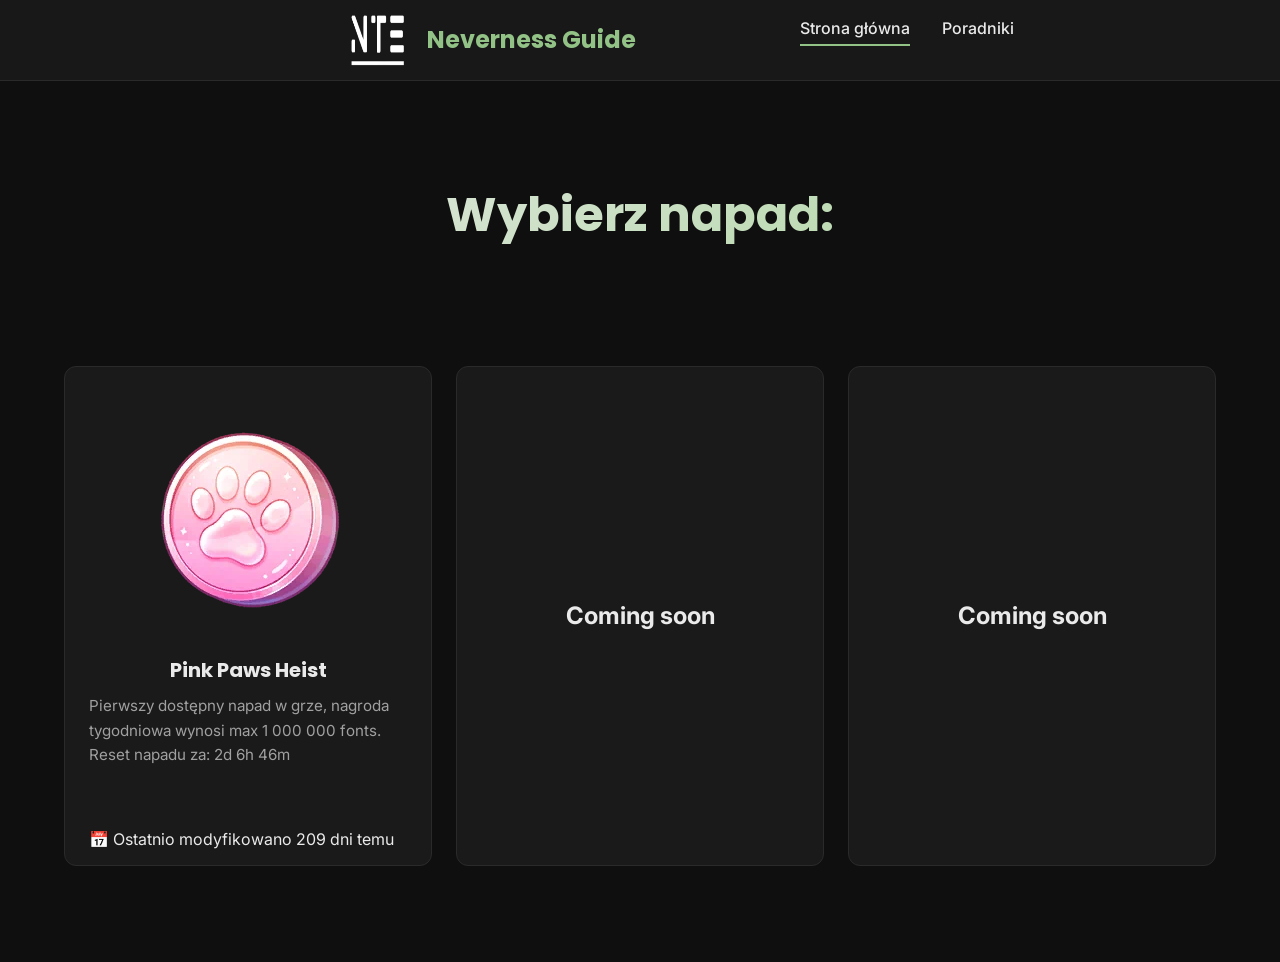
<file: napady.html>
<!DOCTYPE html>
<html lang="pl">
<head>
    <meta charset="UTF-8">
    <meta name="viewport" content="width=device-width, initial-scale=1.0">
    <title>Neverness to Everness - Poradniki</title>
    <link rel="preconnect" href="https://fonts.googleapis.com">
    <link rel="preconnect" href="https://fonts.gstatic.com" crossorigin>
    <link href="https://fonts.googleapis.com/css2?family=Inter:wght@400;500;600;700&family=Poppins:wght@600;700&display=swap" rel="stylesheet">
    <link rel="stylesheet" href="style.css">
    <link rel="shortcut icon" href="img/logonte.png">
</head>
<body>
    <!-- Navbar -->
    <nav class="navbar">
        <div></div>
        <div style="display: flex; justify-content: flex-end; padding-right: 10px;">
            <img src="img/logonte.png" alt="logo" style="width: 60px; height: 60px; margin: 10px 10px 10px 10px;" >
        </div>
        
        <div style="display: flex; justify-content: flex-start;">
            <a href="index.html" class="logo">
                Neverness Guide
            </a>
        </div>
        <div class="navbar-container">
            <button class="menu-toggle" onclick="toggleMenu()">☰</button>
            <ul class="nav-links" id="navLinks">
                <li><a href="index.html" class="active">Strona główna</a></li>
                <li><a href="poradniki.html">Poradniki</a></li>
            </ul>
        </div>
    </nav>


   

   


<div id="homePage">
        <div class="container">
            <!-- Hero -->
            <section class="hero">
                <h1>Wybierz napad:</h1>
            </section>

            <!-- Popular Guides -->
            <section>
                <div class="cards-grid">


                    <a class="card" href="napad1.html">

                        <div class="card-icon">
                            <div></div>
                            <div>
                                <img src="img/ppbank.png" alt="test">
                            </div>
                            <div></div>
                        </div>


                        <div class="margin0">
                                <h3 style="text-align: center;">Pink Paws Heist</h3>
                                <p>Pierwszy dostępny napad w grze, nagroda tygodniowa wynosi max 1 000 000 fonts. </p>
                                <p style="margin-bottom:60px;">Reset napadu za: <span class="reset-timer" data-day="1" data-hour="5" data-every="2w"></span></p>   
                                <span>📅 Ostatnio modyfikowano <span class="update-date" data-date="2026-05-09"></span></span>
                        </div>
                    </a>


                    <a class="card">
                        <div class="card-wkrotce">
                            <div></div>
                            <div> <h1 style="text-align: center;">Coming soon</h1> </div>
                            <div></div>
                        </div>
                           
                    
                    </a>


                    <a class="card">
                        <div class="card-wkrotce">
                            <div></div>
                            <div> <h1 style="text-align: center;">Coming soon</h1> </div>
                            <div></div>
                        </div>
                           
                    
                    </a>


                </div>
            </section>
        </div>
    </div>





























    <script src="script.js"></script>
</body>
</html>
</file>
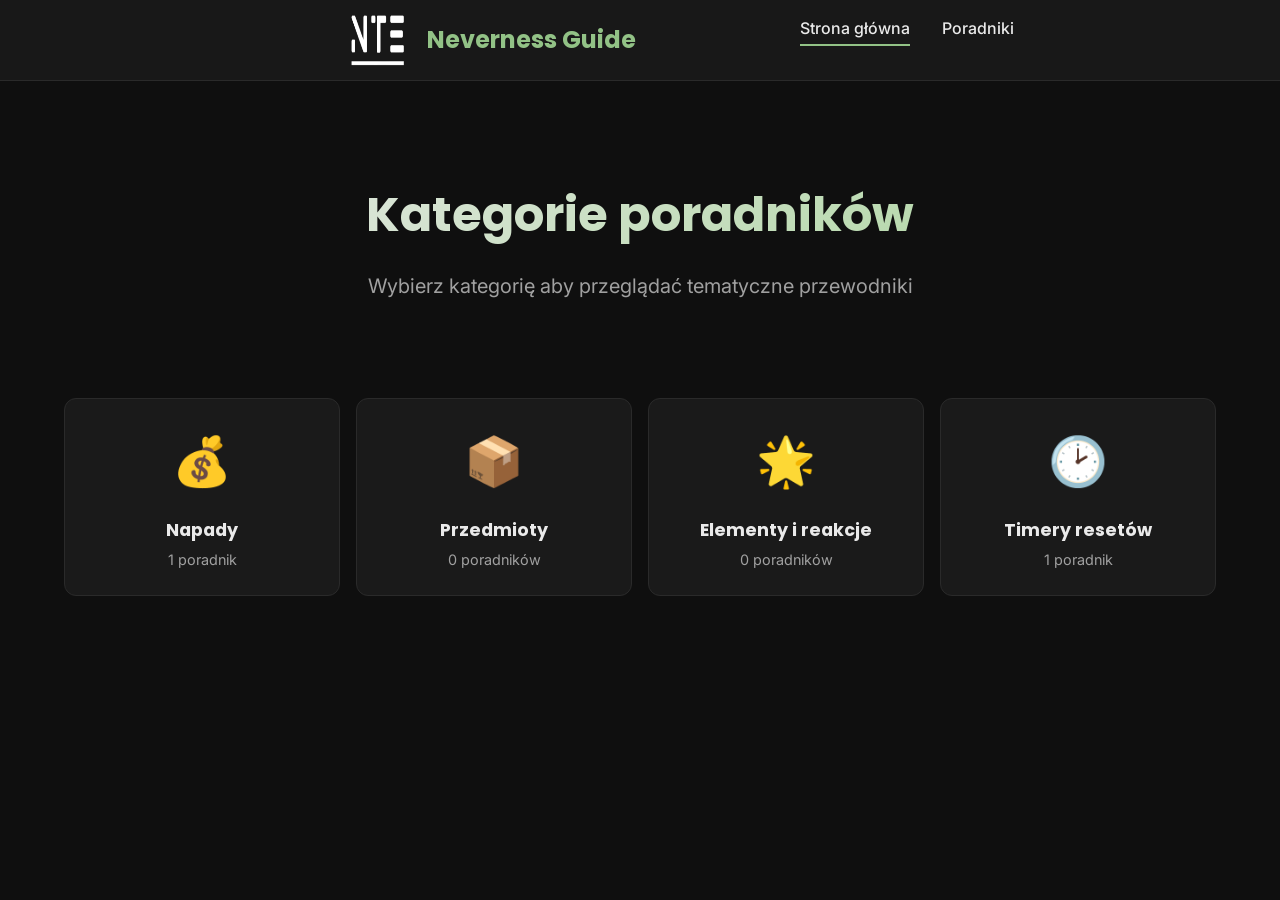
<file: poradniki.html>
<!DOCTYPE html>
<html lang="pl">
<head>
    <meta charset="UTF-8">
    <meta name="viewport" content="width=device-width, initial-scale=1.0">
    <title>Neverness to Everness - Poradniki</title>
    <link rel="preconnect" href="https://fonts.googleapis.com">
    <link rel="preconnect" href="https://fonts.gstatic.com" crossorigin>
    <link href="https://fonts.googleapis.com/css2?family=Inter:wght@400;500;600;700&family=Poppins:wght@600;700&display=swap" rel="stylesheet">
    <link rel="stylesheet" href="style.css">
    <link rel="shortcut icon" href="img/logonte.png">
</head>
<body>
    <!-- Navbar -->
    <nav class="navbar">
        <div></div>
        <div style="display: flex; justify-content: flex-end; padding-right: 10px;">
            <img src="img/logonte.png" alt="logo" style="width: 60px; height: 60px; margin: 10px 10px 10px 10px;" >
        </div>
        
        <div style="display: flex; justify-content: flex-start;">
            <a href="index.html" class="logo">
                Neverness Guide
            </a>
        </div>
        <div class="navbar-container">
            <button class="menu-toggle" onclick="toggleMenu()">☰</button>
            <ul class="nav-links" id="navLinks">
                <li><a href="index.html" class="active">Strona główna</a></li>
                <li><a href="poradniki.html">Poradniki</a></li>
            </ul>
        </div>
    </nav>

<!-- Categories Page -->
    <div id="categoriesPage">
        <div class="container">
            <section class="hero">
                <h1>Kategorie poradników</h1>
                <p>Wybierz kategorię aby przeglądać tematyczne przewodniki</p>
            </section>

            <div class="categories-grid">


                <a href="napady.html" class="category-card" onclick="showPage('heist-guide')">
                    <div class="category-icon">💰</div>
                        <h3>Napady</h3>
                    <div class="category-count">1  poradnik</div>
                </a>

                <a href="" class="category-card">
                    <div class="category-icon">📦</div>
                        <h3>Przedmioty</h3>
                    <div class="category-count">0 poradników</div>
                </a>

                <a href="" class="category-card">
                    <div class="category-icon">🌟</div>
                        <h3>Elementy i reakcje</h3>
                    <div class="category-count">0 poradników</div>
                </a>

                <a href="timery.html" class="category-card">
                    <div class="category-icon">🕑</div>
                        <h3>Timery resetów</h3>
                    <div class="category-count">1 poradnik</div>
                </a>


            </div>
        </div>
    </div>












   
    <script src="script.js"></script>
</body>
</html>
</file>
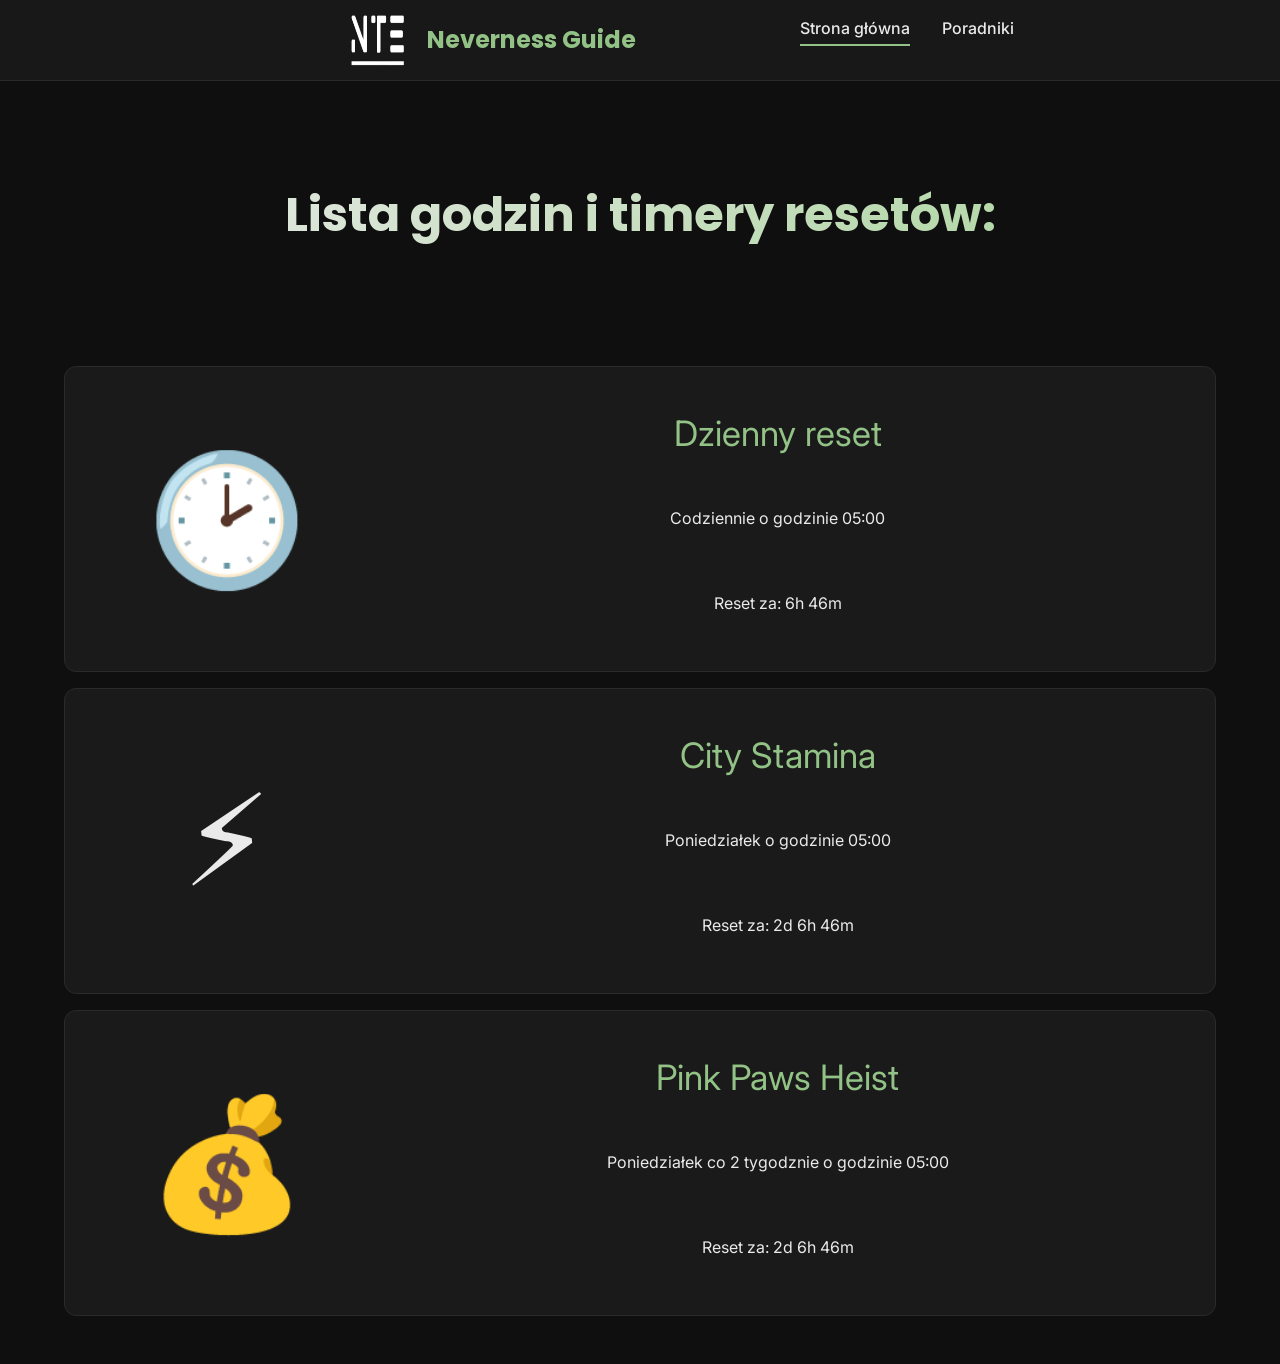
<file: timery.html>
<!DOCTYPE html>
<html lang="pl">
<head>
    <meta charset="UTF-8">
    <meta name="viewport" content="width=device-width, initial-scale=1.0">
    <title>Neverness to Everness - Poradniki</title>
    <link rel="preconnect" href="https://fonts.googleapis.com">
    <link rel="preconnect" href="https://fonts.gstatic.com" crossorigin>
    <link href="https://fonts.googleapis.com/css2?family=Inter:wght@400;500;600;700&family=Poppins:wght@600;700&display=swap" rel="stylesheet">
    <link rel="stylesheet" href="style.css">
    <link rel="shortcut icon" href="img/logonte.png">
</head>
<body>
    <!-- Navbar -->
    <nav class="navbar">
        <div></div>
        <div style="display: flex; justify-content: flex-end; padding-right: 10px;">
            <img src="img/logonte.png" alt="logo" style="width: 60px; height: 60px; margin: 10px 10px 10px 10px;" >
        </div>
        
        <div style="display: flex; justify-content: flex-start;">
            <a href="index.html" class="logo">
                Neverness Guide
            </a>
        </div>
        <div class="navbar-container">
            <button class="menu-toggle" onclick="toggleMenu()">☰</button>
            <ul class="nav-links" id="navLinks">
                <li><a href="index.html" class="active">Strona główna</a></li>
                <li><a href="poradniki.html">Poradniki</a></li>
            </ul>
        </div>
    </nav>

    <div id="categoriesPage">
        <div class="container">
            <section class="hero">
                <h1>Lista godzin i timery resetów:</h1>
            </section>
            
            
            <div class="categories-grid-timery">

                <div class="category-card-timery" onclick="showPage('heist-guide')">  
                    <div class="category-icon-timery">
                        <div></div>
                        <div>🕑</div>
                        <div></div>
                    </div>
                    <div class="timerdiv1">
                        <span style="color: #92C286; font-size: 35px;">Dzienny reset</span>
                        <span>Codziennie o godzinie 05:00</span>
                        <span>Reset za:&nbsp<span class="reset-timer" data-hour="5"></span></span>
                    </div>
                </div>
                
                <div class="category-card-timery" onclick="showPage('heist-guide')">  
                    <div class="category-icon-timery">
                        <div></div>
                        <div>⚡</div>
                        <div></div>
                    </div>
                    <div class="timerdiv1">
                        <span style="color: #92C286; font-size: 35px;">City Stamina</span>
                        <span>Poniedziałek o godzinie 05:00</span>
                        <span>Reset za:&nbsp<span class="reset-timer" data-day="1" data-hour="5"></span></span>
                    </div>
                </div>

                <div class="category-card-timery" onclick="showPage('heist-guide')">  
                    <div class="category-icon-timery">
                        <div></div>
                        <div>💰</div>
                        <div></div>
                    </div>
                    <div class="timerdiv1">
                        <span style="color: #92C286; font-size: 35px;">Pink Paws Heist</span>
                        <span>Poniedziałek co 2 tygodznie o godzinie 05:00</span>
                        <span>Reset za:&nbsp<span class="reset-timer" data-day="1" data-hour="5" data-every="2w"></span></span>
                    </div>
                </div>

            </div>
        </div>
    </div>




   
    <script src="script.js"></script>
</body>
</html>
</file>
<file: style.css>
:root {
    --color-bg: #0f0f0f;
    --color-surface: #1a1a1a;
    --color-surface-hover: #252525;
    --color-border: #2a2a2a;
    --color-text: #eaeaea;
    --color-text-muted: #a0a0a0;
    --color-accent: #92c286;
    --color-accent-dark: #7ab06a;
    --color-accent-light: #a8d49a;
    
    --space-xs: 4px;
    --space-sm: 8px;
    --space-md: 16px;
    --space-lg: 24px;
    --space-xl: 32px;
    --space-2xl: 48px;
    
    --font-body: 'Inter', system-ui, sans-serif;
    --font-heading: 'Poppins', sans-serif;
    
    --radius-sm: 8px;
    --radius-md: 12px;
    --radius-lg: 16px;
    
    --shadow-sm: 0 2px 8px rgba(0, 0, 0, 0.3);
    --shadow-md: 0 4px 16px rgba(0, 0, 0, 0.4);
    --shadow-lg: 0 8px 32px rgba(0, 0, 0, 0.5);
}

* {
    margin: 0;
    padding: 0;
    box-sizing: border-box;
}

body {
    font-family: var(--font-body);
    background: var(--color-bg);
    color: var(--color-text);
    line-height: 1.6;
    margin: 0;
    overflow-x: hidden;
}

/* Navbar */
.navbar {
    background: var(--color-surface);
    border-bottom: 1px solid var(--color-border);
    padding: 0;
    position: sticky;
    top: 0;
    z-index: 100;
    backdrop-filter: blur(10px);
    background: rgba(26, 26, 26, 0.95);
    display: grid;
    grid-template-columns: 1fr 3fr 3fr 3fr 2fr;
}

.navbar-container {
    max-width: 1200px;
    margin: 0 auto;
    padding: var(--space-md) 0;
    display: flex;
    justify-content: flex-start;
    text-align: left;

}

.logo {
    font-family: var(--font-heading);
    font-size: 1.5rem;
    font-weight: 700;
    color: var(--color-accent);
    text-decoration: none;
    display: flex;
    align-items: center;
    gap: var(--space-sm);
}

.nav-links {
    display: flex;
    gap: var(--space-xl);
    list-style: none;
}

.nav-links a {
    color: var(--color-text);
    text-decoration: none;
    font-weight: 500;
    transition: color 0.2s;
    position: relative;
}

.nav-links a:hover {
    color: var(--color-accent);
}

.nav-links a.active::after {
    content: '';
    position: absolute;
    bottom: -8px;
    left: 0;
    right: 0;
    height: 2px;
    background: var(--color-accent);
}

/* Container */
.container {
    max-width: 1200px;
    margin: 0 auto;
    padding: var(--space-2xl) var(--space-lg);
    
}
.container2 {
    max-width: 1200px;
    margin: 0 auto;
    padding-top: 20px;
    text-align: center;
}

.container2 span {
    display: block;
    margin: 0 auto;
    text-align: center;
}

/* Hero Section */
.hero {
    text-align: center;
    padding: var(--space-2xl) 0;
    margin-bottom: var(--space-2xl);
}

.hero h1 {
    font-family: var(--font-heading);
    font-size: 3rem;
    margin-bottom: var(--space-md);
    background: linear-gradient(135deg, var(--color-text) 0%, var(--color-accent-light) 100%);
    -webkit-background-clip: text;
    -webkit-text-fill-color: transparent;
    background-clip: text;
}

.hero p {
    font-size: 1.25rem;
    color: var(--color-text-muted);
    max-width: 600px;
    margin: 0 auto;
}

/* Search Bar */
.search-container {
    max-width: 600px;
    margin: var(--space-xl) auto var(--space-2xl);
}

.search-bar {
    width: 100%;
    padding: var(--space-md) var(--space-lg);
    background: var(--color-surface);
    border: 2px solid var(--color-border);
    border-radius: var(--radius-md);
    color: var(--color-text);
    font-size: 1rem;
    font-family: var(--font-body);
    transition: all 0.2s;
}

.search-bar:focus {
    outline: none;
    border-color: var(--color-accent);
    box-shadow: 0 0 0 3px rgba(146, 194, 134, 0.1);
}

/* Section Header */
.section-header {
    display: flex;
    align-items: center;
    gap: var(--space-md);
    margin-bottom: var(--space-xl);
}

.section-header h2 {
    font-family: var(--font-heading);
    font-size: 2rem;
    color: var(--color-text);
}

.section-icon {
    font-size: 2rem;
}

/* Cards Grid */
.cards-grid {
    display: grid;
    grid-template-columns: repeat(auto-fill, minmax(320px, 1fr));
    gap: var(--space-lg);
    margin-bottom: var(--space-2xl);
}

.card {
    display: block;
    text-decoration: none;
    color: inherit;
    background: var(--color-surface);
    border: 1px solid var(--color-border);
    border-radius: var(--radius-md);
    padding: var(--space-lg);
    transition: all 0.2s;
    cursor: pointer;
    height: 500px;
    
}

.card:hover {
    background: var(--color-surface-hover);
    border-color: var(--color-accent);
    transform: translateY(-4px);
    box-shadow: var(--shadow-md);
}

.card-icon {
    grid-template-columns: 1fr 8fr 1fr;
    display: grid;
   
}

.card-wkrotce {
    height: 100%;
    grid-template-rows: 1fr 1fr 1fr;
    display: grid;
    align-items: center;
  
}

.card h3 {
    font-family: var(--font-heading);
    font-size: 1.25rem;
    margin-bottom: var(--space-sm);
    color: var(--color-text);
}

.card p {
    color: var(--color-text-muted);
    margin-bottom: var(--space-md);
    font-size: 0.95rem;
}

.card-meta {
    display: flex;
    gap: var(--space-md);
    font-size: 0.85rem;
    color: var(--color-text-muted);
    margin-bottom: var(--space-md);
}

.btn {
    display: inline-block;
    padding: var(--space-sm) var(--space-lg);
    background: var(--color-accent);
    color: var(--color-bg);
    text-decoration: none;
    border-radius: var(--radius-sm);
    font-weight: 600;
    transition: all 0.2s;
    border: none;
    cursor: pointer;
    font-family: var(--font-body);
}

.btn:hover {
    background: var(--color-accent-dark);
    transform: translateY(-2px);
    box-shadow: var(--shadow-sm);
}

.btn-outline {
    background: transparent;
    border: 2px solid var(--color-accent);
    color: var(--color-accent);
}

.btn-outline:hover {
    background: var(--color-accent);
    color: var(--color-bg);
}

/* Categories Grid */
.categories-grid {
    display: grid;
    grid-template-columns: repeat(auto-fit, minmax(250px, 1fr));
    gap: var(--space-md);
    margin-bottom: var(--space-2xl);
}

.categories-grid-timery {
    display: grid;
    grid-template-rows: 1fr 1fr 1fr;
    gap: var(--space-md);

}

.category-card {
    background: var(--color-surface);
    border: 1px solid var(--color-border);
    border-radius: var(--radius-md);
    padding: var(--space-lg);
    text-align: center;
    transition: all 0.2s;
    cursor: pointer;
    text-decoration: none;
    color: inherit;
    display: block;
}

.category-card-timery {
    background: var(--color-surface);
    border: 1px solid var(--color-border);
    border-radius: var(--radius-md);
    padding: var(--space-lg);
    text-align: center;
    transition: all 0.2s;
    cursor: pointer;
    text-decoration: none;
    color: inherit;
    display: grid;
    grid-template-columns: 1fr 3fr;
}

.category-card:hover {
    background: var(--color-surface-hover);
    border-color: var(--color-accent);
    transform: translateY(-4px);
}

.category-icon {
    font-size: 3rem;
    margin-bottom: var(--space-md);
}

.category-icon-timery {
    font-size: 8rem;
    display: grid;
    grid-template-rows: 1fr 8fr 1fr;
}

.category-card h3 {
    font-family: var(--font-heading);
    font-size: 1.1rem;
    color: var(--color-text);
    margin-bottom: var(--space-xs);
}

.category-count {
    font-size: 0.9rem;
    color: var(--color-text-muted);
}

/* Article Page */
.article-container {
    max-width: 2000px;
    margin: 0 auto;
}

.article-header {
    margin-bottom: var(--space-2xl);
}

.article-header h1 {
    font-family: var(--font-heading);
    font-size: 2.5rem;
    margin-bottom: var(--space-md);
}

.article-meta {
    display: flex;
    gap: var(--space-lg);
    color: var(--color-text-muted);
    font-size: 0.95rem;
}

.toc {
    background: var(--color-surface);
    border: 1px solid var(--color-border);
    border-radius: var(--radius-md);
    padding: var(--space-lg);
    margin-bottom: var(--space-2xl);
}

.toc h3 {
    font-family: var(--font-heading);
    margin-bottom: var(--space-md);
    color: var(--color-accent);
}

.toc ul {
    list-style: none;
}

.toc li {
    margin-bottom: var(--space-sm);
}

.toc a {
    color: var(--color-text);
    text-decoration: none;
    transition: color 0.2s;
}

.toc a:hover {
    color: var(--color-accent);
}

.article-content {
    line-height: 1.8;
}

.article-content h2 {
    font-family: var(--font-heading);
    font-size: 1.75rem;
    margin-top: var(--space-2xl);
    margin-bottom: var(--space-md);
    color: var(--color-accent-light);
}

.article-content p {
    margin-bottom: var(--space-md);
}

.article-content ul, .article-content ol {
    margin-bottom: var(--space-md);
    padding-left: var(--space-xl);
}

.article-content li {
    margin-bottom: var(--space-sm);
}

/* Interactive Map Section */
.map-section {
    background: var(--color-surface);
    border: 1px solid var(--color-border);
    border-radius: var(--radius-md);
    padding: var(--space-xl);
    margin: var(--space-2xl) auto; /* klucz */
    width: 100%;
    max-width: 1200px; /* opcjonalnie */
    box-sizing: border-box;
    position: relative;
    overflow: hidden;
}        
.map-section h2 {
    font-family: var(--font-heading);
    font-size: 1.75rem;
    margin-bottom: var(--space-lg);
    color: var(--color-accent-light);
}

.tytul {
    text-align: center;
}

.pietra {
    text-align: center;
    display: grid;
    grid-template-columns: repeat(4, 1fr);
    gap: 10px;
    width: 100%;
}

.goradol {
    text-align: center;
    display: grid;
    grid-template-columns: 1fr 1fr 1fr;
    gap: 10px;
    width: 100%;
}
@media (max-width: 768px) {
    .pietra {
        grid-template-columns: 1fr 1fr;
    }

    .goradol {
        grid-template-columns: 1fr;
    }
}

.napadtyt {
        font-size: 50px;
        font-weight: bold;
}

@media (max-width: 768px) {
    .napadtyt {
        font-size: 25px;
    }
}

.pietra-item {
    padding: var(--space-md);
    margin-bottom: var(--space-sm);
    background: var(--color-surface);
    border: 2px solid var(--color-border);
    border-radius: var(--radius-sm);
    cursor: pointer;
    transition: all 0.2s;
}

.pietra-item:hover {
    background: var(--color-surface-hover);
    border-color: var(--color-accent);
}

.pietra-item.active {
    background: var(--color-surface-hover);
    border-color: var(--color-accent);
    box-shadow: 0 0 0 3px rgba(146, 194, 134, 0.1);
}




.goradol-item {
    padding: var(--space-md);
    margin-bottom: var(--space-sm);
    background: var(--color-surface);
    border: 2px solid var(--color-border);
    border-radius: var(--radius-sm);
    cursor: pointer;
    transition: all 0.2s;
}

.goradol-item:hover {
    background: var(--color-surface-hover);
    border-color: var(--color-accent);
}

.goradol-item.active {
    background: var(--color-surface-hover);
    border-color: var(--color-accent);
    box-shadow: 0 0 0 3px rgba(146, 194, 134, 0.1);
}




.legend-item {
    padding: var(--space-md);
    margin-bottom: var(--space-sm);
    background: var(--color-surface);
    border: 2px solid var(--color-border);
    border-radius: var(--radius-sm);
    cursor: pointer;
    transition: all 0.2s;
}

.legend-item:hover {
    background: var(--color-surface-hover);
    border-color: var(--color-accent);
}

.legend-item.active {
    background: var(--color-surface-hover);
    border-color: var(--color-accent);
    box-shadow: 0 0 0 3px rgba(146, 194, 134, 0.1);
}

.legend-item-header {
    display: flex;
    align-items: center;
    gap: var(--space-md);
    margin-bottom: var(--space-xs);
}

.legend-number {
    width: 25px;
    height: 28px;
    color: var(--color-bg);
    border-radius: 50%;
    display: flex;
    align-items: center;
    justify-content: center;
    font-weight: 700;
    font-size: 0.9rem;
    flex-shrink: 0;
}

.legend-item.active .legend-number {
    background: var(--color-accent-dark);
    box-shadow: 0 0 12px var(--legend-color, #92c286);
}

.legend-title {
    font-weight: 600;
    color: var(--color-text);
}

.legend-description {
    font-size: 0.9rem;
    color: var(--color-text-muted);
    margin-left: 40px;
}

/* Mobile Menu Toggle */
.menu-toggle {
    display: none;
    background: none;
    border: none;
    color: var(--color-text);
    font-size: 1.5rem;
    cursor: pointer;
}

/* Responsive */
@media (max-width: 768px) {
    .hero h1 {
        font-size: 2rem;
    }
    
    .hero p {
        font-size: 1rem;
    }
    
    .nav-links {
        display: none;
        position: absolute;
        top: 100%;
        left: 0;
        right: 0;
        background: var(--color-surface);
        flex-direction: column;
        padding: var(--space-lg);
        border-top: 1px solid var(--color-border);
    }
    
    .nav-links.active {
        display: flex;
    }
    
    .menu-toggle {
        display: block;
    }
    
    .cards-grid {
        grid-template-columns: 1fr;
    }
    
    .categories-grid {
        grid-template-columns: repeat(auto-fit, minmax(150px, 1fr));
    }        

}

/* Page Transitions */
.page {
    display: none;
}

.page.active {
    display: block;
    animation: fadeIn 0.3s;
}

@keyframes fadeIn {
    from {
        opacity: 0;
        transform: translateY(10px);
    }
    to {
        opacity: 1;
        transform: translateY(0);
    }
}

.heistGuidePage {
    display: grid;
    grid-template-columns: 1fr 1fr;
    margin-left: 10%;
    margin-right: 10%;
}

.margin0 p {
    margin: 0px 0px 0px 0px;
}

.timerdiv1 {
    display: grid;
    grid-template-rows: 1fr 1fr 1fr;
    margin: 0;
    padding: 0;
}

.timerdiv1 span {
    display: flex;
    align-items: center;
    justify-content: center;
}

.discord {
    font-size: 30px;
    color: #92c286;
}

.testdiv {
    border: solid white 1px;
}

.map-marker.level-down {
    opacity: 0.35;
}

.map-marker.level-up {
    opacity: 1;
}

.mapa {
    position: relative;
    width: 100%;
    aspect-ratio: 1600 / 1450; /* prawdziwe proporcje mapy */
    background: #2b2c30;
    overflow: hidden;
    border-radius: 10px;
    cursor: grab;
    touch-action: none;
    user-select: none;
}

.mapa:active {
    cursor: grabbing;
}

.img1, .img2 {
    position: absolute;
    inset: 0;
    width: 100%;
    height: 100%;
    object-fit: contain;
    pointer-events: none;
    user-select: none;
    -webkit-user-drag: none;
    transition: opacity 0.25s ease;
}

.img-1g, .img-1d,
.img-2g, .img-2d,
.img-3g, .img-3d,
.img-4 {
    position: absolute;
    inset: 0;
    width: 100%;
    height: 100%;
    object-fit: contain;
    pointer-events: none;
    user-select: none;
    transition: opacity 0.25s ease;
}

/* --- MAPA I WARSTWY --- */
.map-layer {
    position: absolute;
    inset: 0;
    width: 100%;
    height: 100%;
    overflow: hidden; /* obraz i markery w tych samych granicach */
}

/* Obraz mapy — referencja dla markerów */
.map-layer img {
    position: absolute;
    inset: 0;
    width: 100%;
    height: 100%;
    object-fit: contain; /* klucz — identyczne skalowanie jak fullscreen */
    pointer-events: none;
    user-select: none;
    transition: opacity 0.25s ease;
}

/* --- MARKERY --- */
.map-marker {
    position: absolute; /* pozycjonowanie względem .map-layer */
    width: 8px;
    height: 8px;
    border-radius: 50%;
    transform: translate(-50%, -50%); /* centrowanie */
    cursor: pointer;
    opacity: 0;
    z-index: 10;
    transition: opacity 160ms ease, transform 160ms ease;
}

.map-marker.active {
    opacity: 1;
    transform: translate(-50%, -50%) scale(1.4);
}

/* PULS */
.map-marker.active::after {
    content: "";
    position: absolute;
    inset: -6px;
    border-radius: 50%;

}

/* ripple */
@keyframes ripple {
    0% {
        transform: scale(0.8);
        opacity: 0.6;
    }
    100% {
        transform: scale(2.2);
        opacity: 0;
    }
}

.map-marker.pulse::after {
    content: "";
    position: absolute;
    inset: -6px;
    border-radius: 50%;
    background: var(--pulse-color, #92c286); /* domyślnie zielony */
    animation: ripple 1.6s infinite;
}

.map-marker-label {
    position: absolute;
    top: 50%;
    left: 50%;
    transform: translate(-50%, -50%);
    font-size: 8px;
    font-weight: 700;
    color: #0f0f0f;
    pointer-events: none;
}

.map-marker-label img {
    width: 15px;
    height: 15px;
    object-fit: contain;
    display: block;
    transform: translate(-50%, -50%);
    position: absolute;
    top: 50%;
    left: 50%;
}

@media (max-width: 768px) {
    .map-marker-label img {
        width: 8px;
        height: 8px
    }
}

.mapa-box {
    display: grid;
    grid-template-columns: 6.5fr 3.5fr;
    width: 100%;
    gap: 20px;
    overflow: hidden;
}
@media (max-width: 768px) {
    .mapa-box {
        grid-template-columns: 1fr;
    }
}

.map-container {
    display: grid;
    grid-template-rows: auto auto auto 1fr;
    gap: 40px;
}

.legend {
    width: 100%;
    max-width: 100%;
    box-sizing: border-box;
}
        
.legend h3 {
    font-family: var(--font-heading);
    font-size: 1.25rem;
    margin-bottom: var(--space-md);
    color: var(--color-accent);
}

.fullscreen-btn {
    position: absolute;
    top: 10px;
    right: 10px;
    width: 40px;
    height: 40px;
    background: rgba(0,0,0,0.5);
    color: white;
    display: flex;
    justify-content: center;
    align-items: center;
    border-radius: 8px;
    cursor: pointer;
    font-size: 18px;
    z-index: 20;
    transition: 0.2s;
}

.fullscreen-btn:hover {
    background: rgba(0,0,0,0.7);
    transform: scale(1.05);
}

.zoom-controls {
    position: absolute;
    bottom: 10px;
    right: 10px;
    display: flex;
    flex-direction: column;
    gap: 8px;
    z-index: 20;
}

.zoom-controls div {
    width: 38px;
    height: 38px;
    background: rgba(0,0,0,0.5);
    color: white;
    display: flex;
    align-items: center;
    justify-content: center;
    border-radius: 8px;
    cursor: pointer;
    font-size: 20px;
    user-select: none;
    transition: 0.2s;
}

.zoom-controls div:hover {
    background: rgba(0,0,0,0.7);
    transform: scale(1.05);
}






/* Fullscreen overlay — domyślnie ukryty i nie wpływa na layout strony */
#fullscreen {
  display: none;
  position: fixed;
  inset: 0;
  align-items: center;
  justify-content: center;
  background: rgba(0, 0, 0, 0.92); /* mocniejsze przyciemnienie */
  backdrop-filter: blur(6px);       /* silniejsze rozmycie tła */
  -webkit-backdrop-filter: blur(6px);
  z-index: 9999;
  pointer-events: none;
  transition: background 200ms ease, opacity 200ms ease;
}

/* klasa pokazująca fullscreen */
#fullscreen.show {
  display: flex;
  pointer-events: auto;
}

/* kontener obrazów wewnątrz fullscreen */
#fullscreen .fullscreen-content {
    position: relative;
    width: 100%;          /* 🔥 identycznie jak mapa główna */
    max-width: 55vw;      /* 🔥 ograniczenie, ale nie wymuszenie */

    aspect-ratio: 1600 / 1450;
    overflow: hidden;
    background: #2b2c30;
    border-radius: 8px;

}

/* obrazy w fullscreen */
#fullscreen .fs-img {
  position: absolute;
  inset: 0;
  width: 100%;
  height: 100%;
  object-fit: contain;
  user-select: none;
  -webkit-user-drag: none;

}

/* kontener na sklonowane markery (nad obrazami) */
#fullscreen .fs-markers {
    position: absolute;
    inset: 0;
    width: 100%;
    height: 100%;
    pointer-events: none;
    z-index: 20;
}

/* bazowa pozycja markerów w fullscreen */
#fullscreen .fs-marker {
    position: absolute;
    transform: translate(-50%, -50%);
    pointer-events: auto;
    z-index: 30;
    transition: opacity 160ms ease;
    width: 15px;
    height: 15px;
}

/* animacja pulse z pełnym transform — NIE nadpisuje translate */
@keyframes fs-pulse {
    0%   { transform: translate(-50%, -50%) scale(1);   opacity: 1; }
    50%  { transform: translate(-50%, -50%) scale(1.12); opacity: 0.85; }
    100% { transform: translate(-50%, -50%) scale(1);   opacity: 1; }
}

/* pulse w fullscreen */
#fullscreen .fs-marker.fs-pulse {
    animation: fs-pulse 1.2s infinite;
}

/* przycisk zamykania wewnątrz fullscreen */
#fullscreen .fs-close {
  position: absolute;
  top: 12px;
  right: 12px;
  width: 40px;
  height: 40px;
  border: none;
  border-radius: 6px;
  background: rgba(0,0,0,0.6);
  color: #fff;
  font-size: 18px;
  display: flex;
  align-items: center;
  justify-content: center;
  cursor: pointer;
  z-index: 40;
  pointer-events: auto;
}
#fullscreen .fs-close:hover { background: rgba(0,0,0,0.8); }

/* Drobne dopasowania responsywne */
@media (max-width: 700px) {
  #fullscreen .fullscreen-content { max-width: 98vw; max-height: 98vh; }
  #fullscreen .fs-close { top: 8px; right: 8px; width: 36px; height: 36px; font-size: 16px; }
}

#fullscreen .fs-sidepanel {
    position: fixed;
    right: 200px;
    top: 50%;
    transform: translateY(-50%);
    display: flex;
    flex-direction: column;
    gap: 20px;
    z-index: 9999;
}

#fullscreen .fs-pietra,
#fullscreen .fs-goradol {
    display: flex;
    flex-direction: column;
    gap: 10px;
}

@media (max-width: 768px) {

    /* PANEL NAD MAPĄ — BEZ ZMIAN */
    #fullscreen .fs-sidepanel {
        position: fixed;
        top: 0;
        left: 0;
        right: 0;

        transform: none;
        display: flex;
        flex-direction: column;
        align-items: center;
        gap: 8px;

        padding: 8px;
        background: rgba(0,0,0,0.75);
        z-index: 99999;
    }

    /* PIĘTRA — RZĄD */
    #fullscreen .fs-pietra {
        width: 100%;
        display: flex;
        flex-direction: row;
        justify-content: center;
        gap: 6px;

        overflow-x: auto;
        scrollbar-width: none;
    }

    #fullscreen .fs-pietra::-webkit-scrollbar {
        display: none;
    }

    /* 🔥 ZMNIEJSZONE PRZYCISKI PIĘTER */
    #fullscreen .fs-pietra-item {
        flex: 1;
        padding: 6px 0;         /* 🔥 mniejsze */
        font-size: 12px;        /* 🔥 mniejsze */
        border-radius: 6px;
    }

    /* GÓRA/DÓŁ — RZĄD */
    #fullscreen .fs-goradol {
        width: 100%;
        display: flex;
        flex-direction: row;
        justify-content: center;
        gap: 6px;
    }

    /* 🔥 ZMNIEJSZONE PRZYCISKI GÓRA/DÓŁ */
    #fullscreen .fs-goradol-item {
        flex: 1;
        padding: 6px 0;         /* 🔥 mniejsze */
        font-size: 12px;        /* 🔥 mniejsze */
        border-radius: 6px;
    }
}




#fullscreen .fs-pietra-item,
#fullscreen .fs-goradol-item {
    padding: 10px 14px;
    background: rgba(0,0,0,0.55);
    border: 2px solid rgba(255,255,255,0.2);
    border-radius: 8px;
    cursor: pointer;
    color: white;
    text-align: center;
    transition: 0.2s;
}

#fullscreen .fs-pietra-item.active,
#fullscreen .fs-goradol-item.active {
    border-color: var(--color-accent);
    background: rgba(0,0,0,0.8);
}

/* GÓRA zawsze nad DOŁEM */
.map-layer img[class*="g"] {
    z-index: 2;
}

.map-layer img[class*="d"] {
    z-index: 1;
}

/* Skarbiec nad wszystkim */
.map-layer .img-4 {
    z-index: 3;
}

/* FULLSCREEN — GÓRA NAD DOŁEM */
#fullscreen .fs-img1 {
    z-index: 2;
    position: absolute;
}

#fullscreen .fs-img2 {
    z-index: 1;
    position: absolute;
}


.teleport-legend {
    display: flex;
    flex-direction: column;
    gap: 8px;
    margin-top: 10px;
    margin-left: 0px;
}

.teleport-line {
    display: flex;
    align-items: center;
    justify-content: center;
    gap: 10px;
}

.teleport-path {
    font-size: 18px;
    line-height: 1;
    letter-spacing: -1px;
}

.map-marker2 {
    width: 15px;
    height: 15px;
    border-radius: 50%;
    transform: none; /* centrowanie */
    cursor: pointer;
    opacity: 1;
    z-index: 10;
    display: flex;
    align-items: center;
    justify-content: center;
    flex-shrink: 0;
    position: relative;
    top: auto;
    left: auto;
}

.map-marker-label2 {
    position: absolute;
    top: 50%;
    left: 50%;
    transform: translate(-50%, -50%);
    font-size: 15px;
    font-weight: 700;
    color: #0f0f0f;
    pointer-events: none;
}

.legend-marker-label2 img {
    height: 20px;
    width: 20px;
    transform: translate(-50%, -50%);
    position: absolute;
}

.legend-marker-label3 img {
    height: 25px;
    width: 25px;
    transform: translate(-50%, -50%);
    position: absolute;
}

.legend-marker-label4 img {
    height: 17px;
    width: 17px;
    transform: translate(-50%, -50%);
    position: absolute;
}

.legend-item-header2 {
    display: flex;
    align-items: center;
    gap: 18px;
    width: 100%;
}

.legend-icon2 {
    flex-shrink: 0;
    display: flex;
    align-items: center;
    justify-content: center;
}

.legend-icon2 img {
    width: 70px;
    height: 70px;

    object-fit: contain;
}

.legend-group2 {
    padding: 20px;

    background: #1a1a1a;

    border: 2px solid var(--color-border);
    border-radius: 20px;

    display: flex;
    flex-direction: column;
    gap: 2px;
}
</file>
